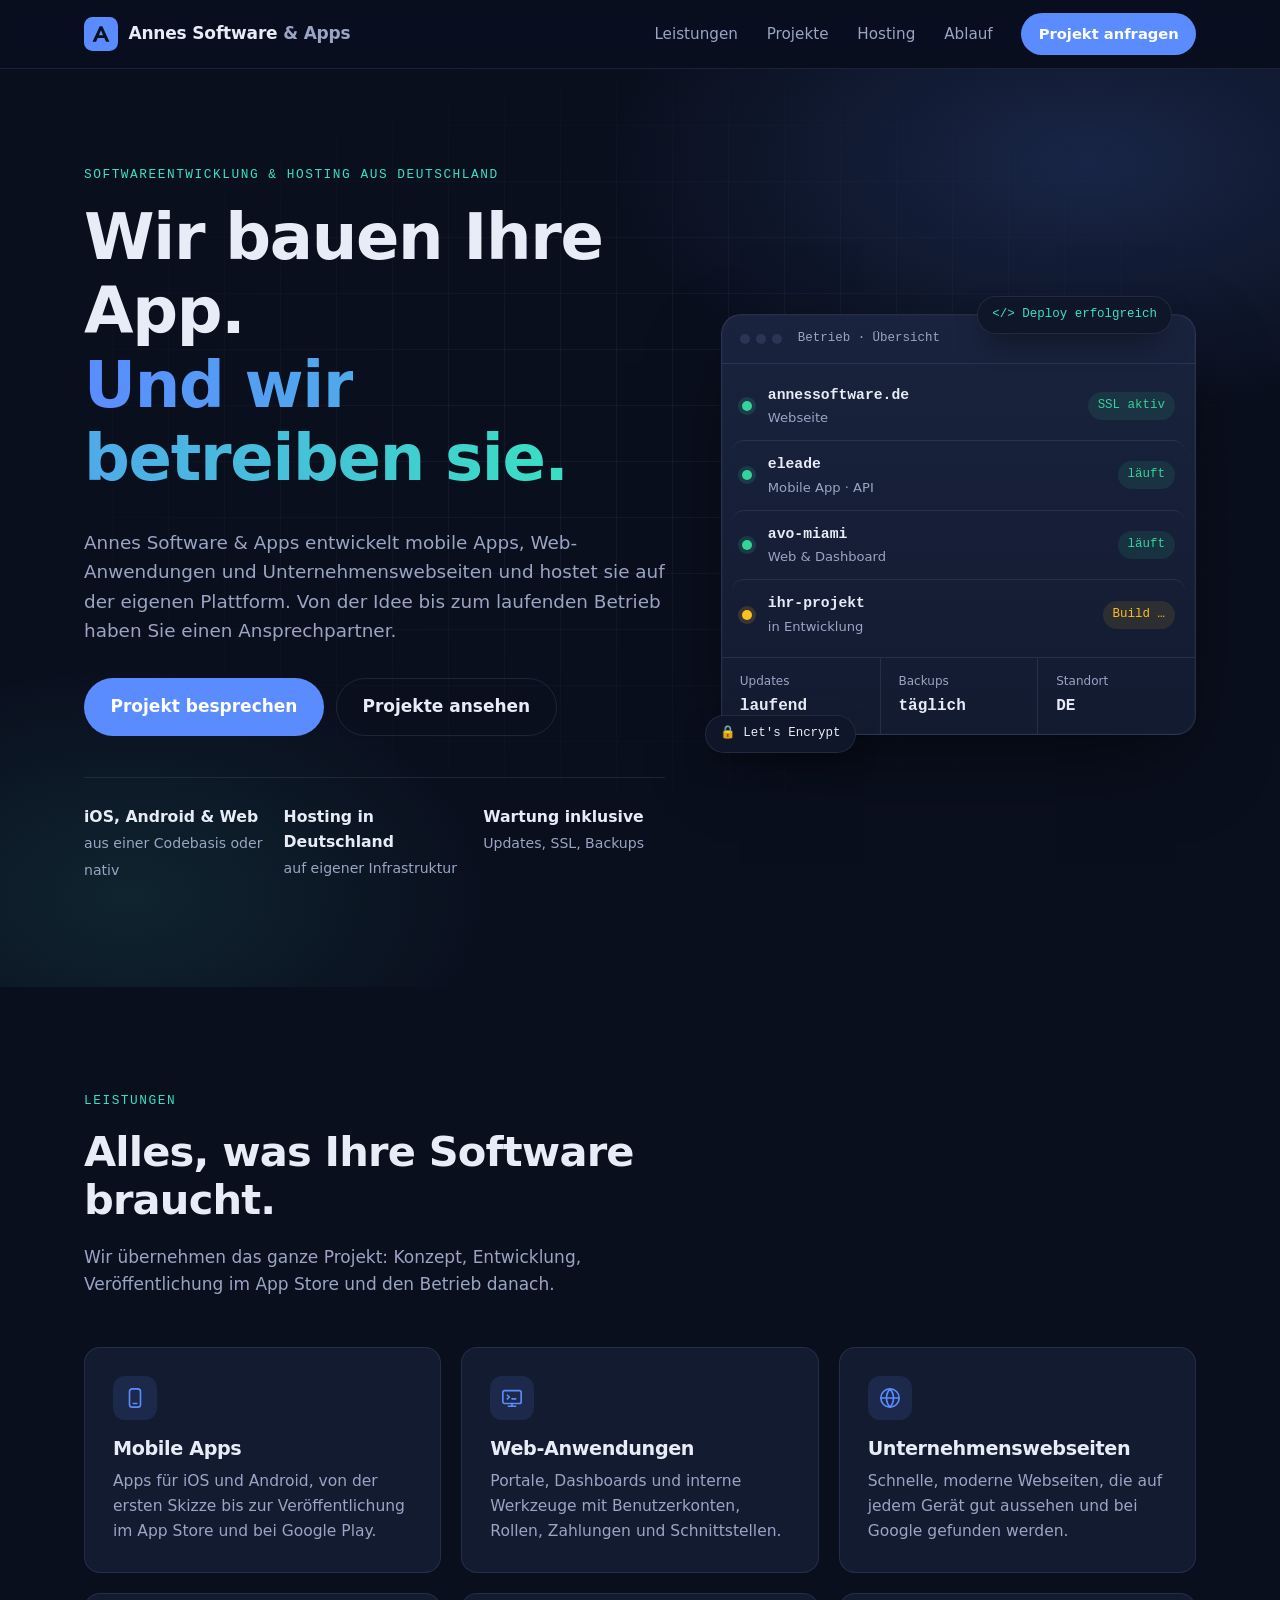
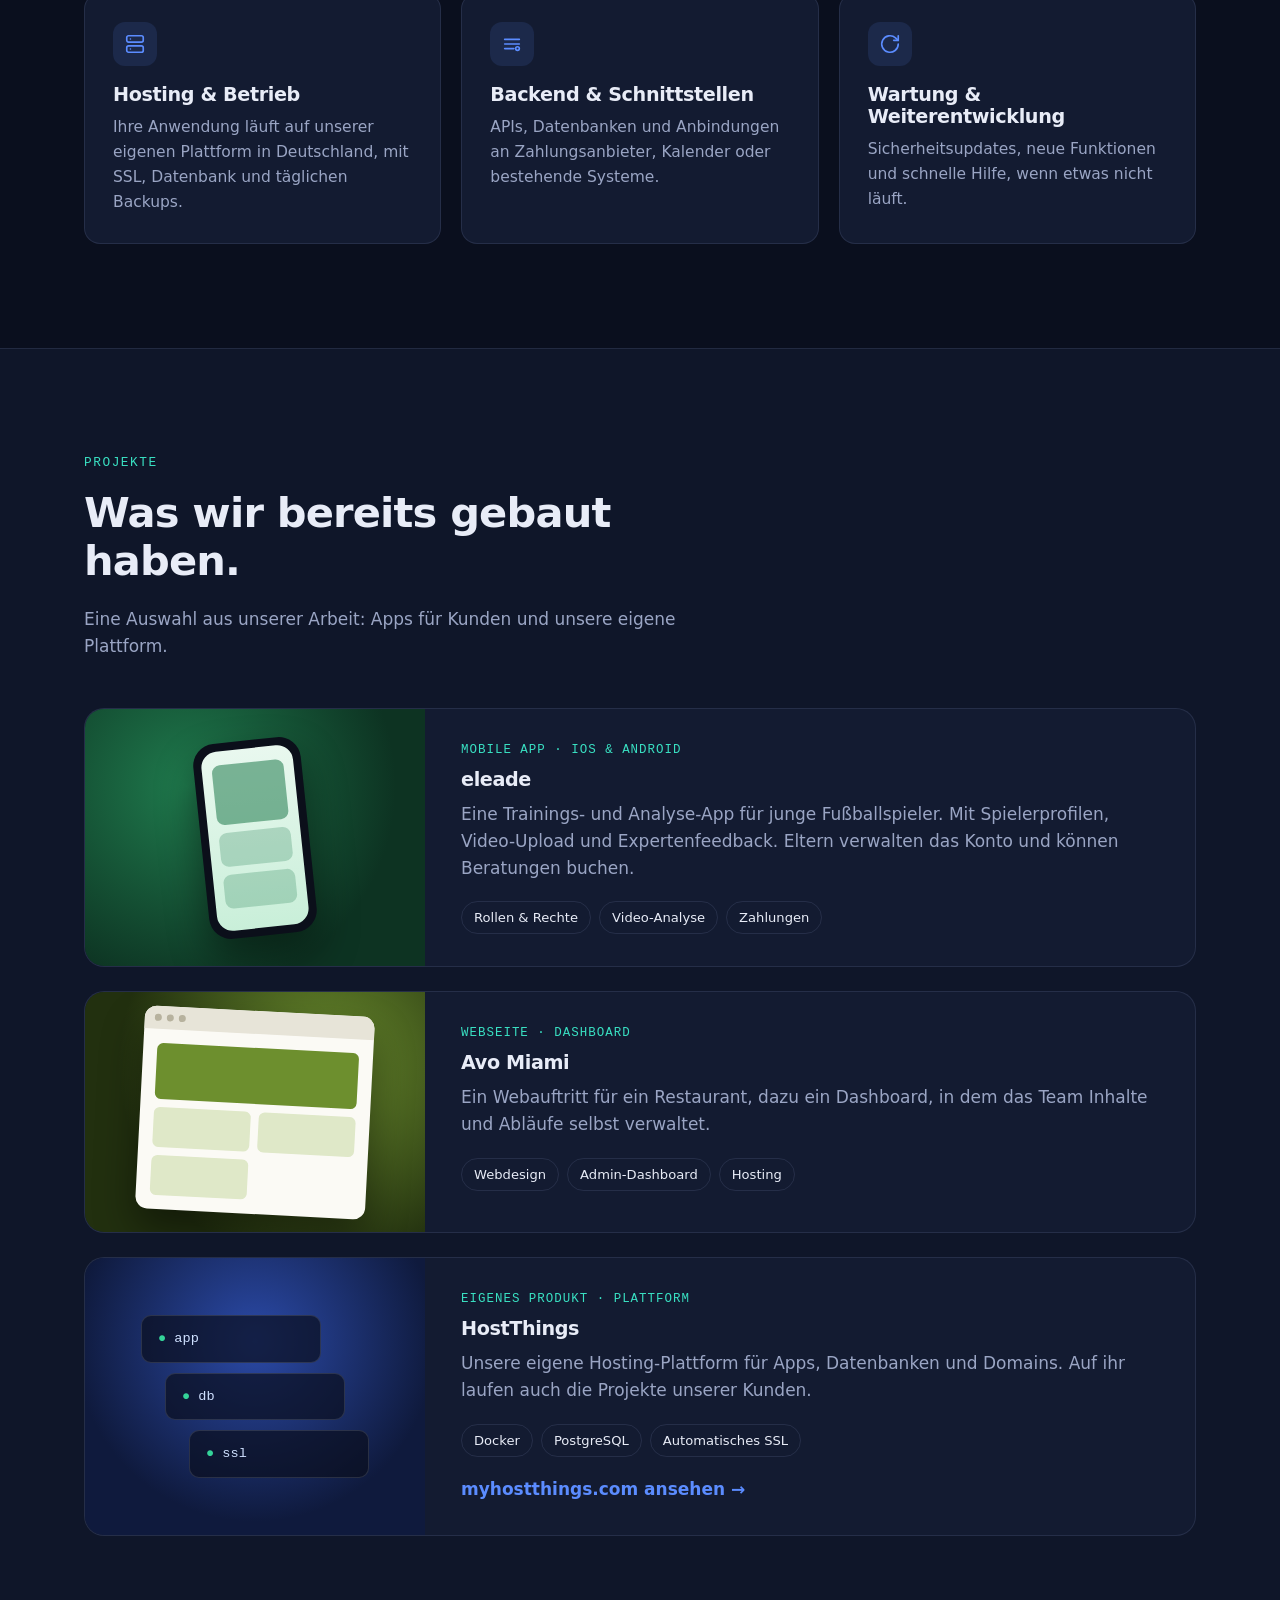
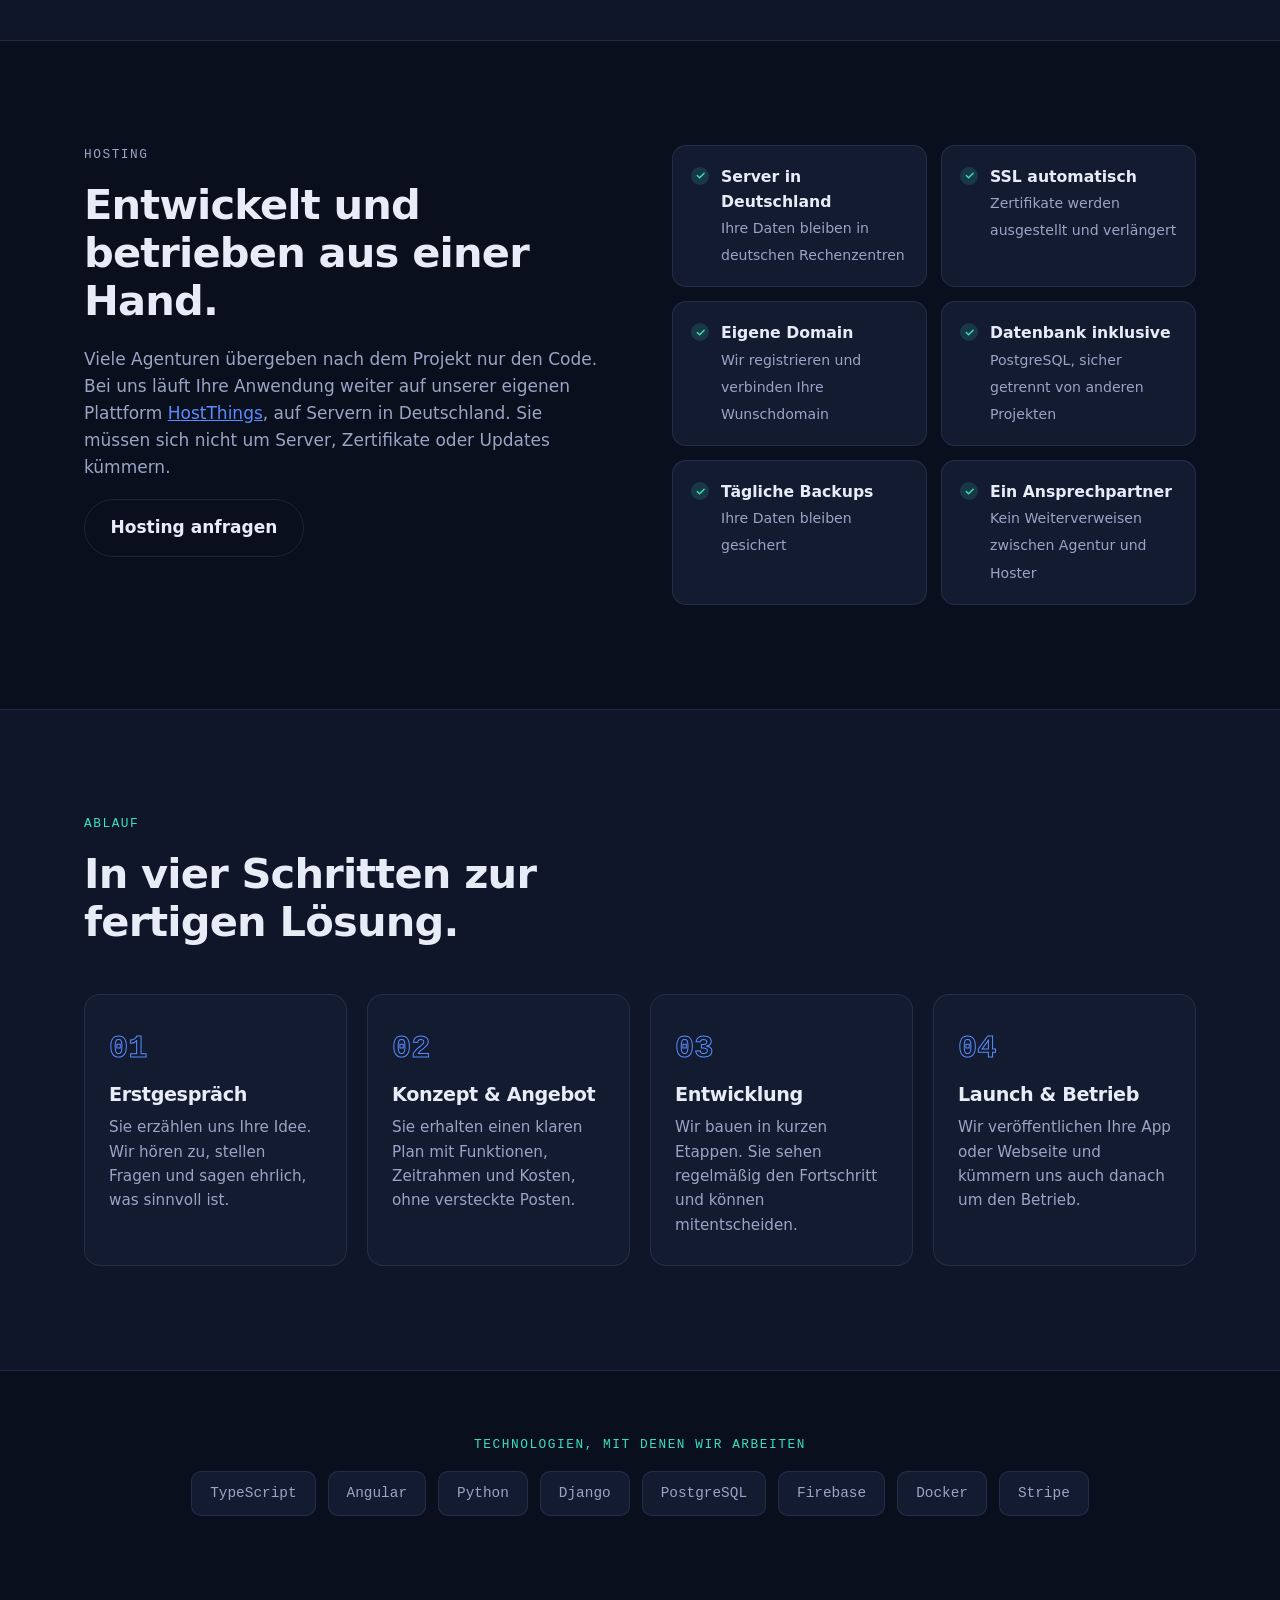
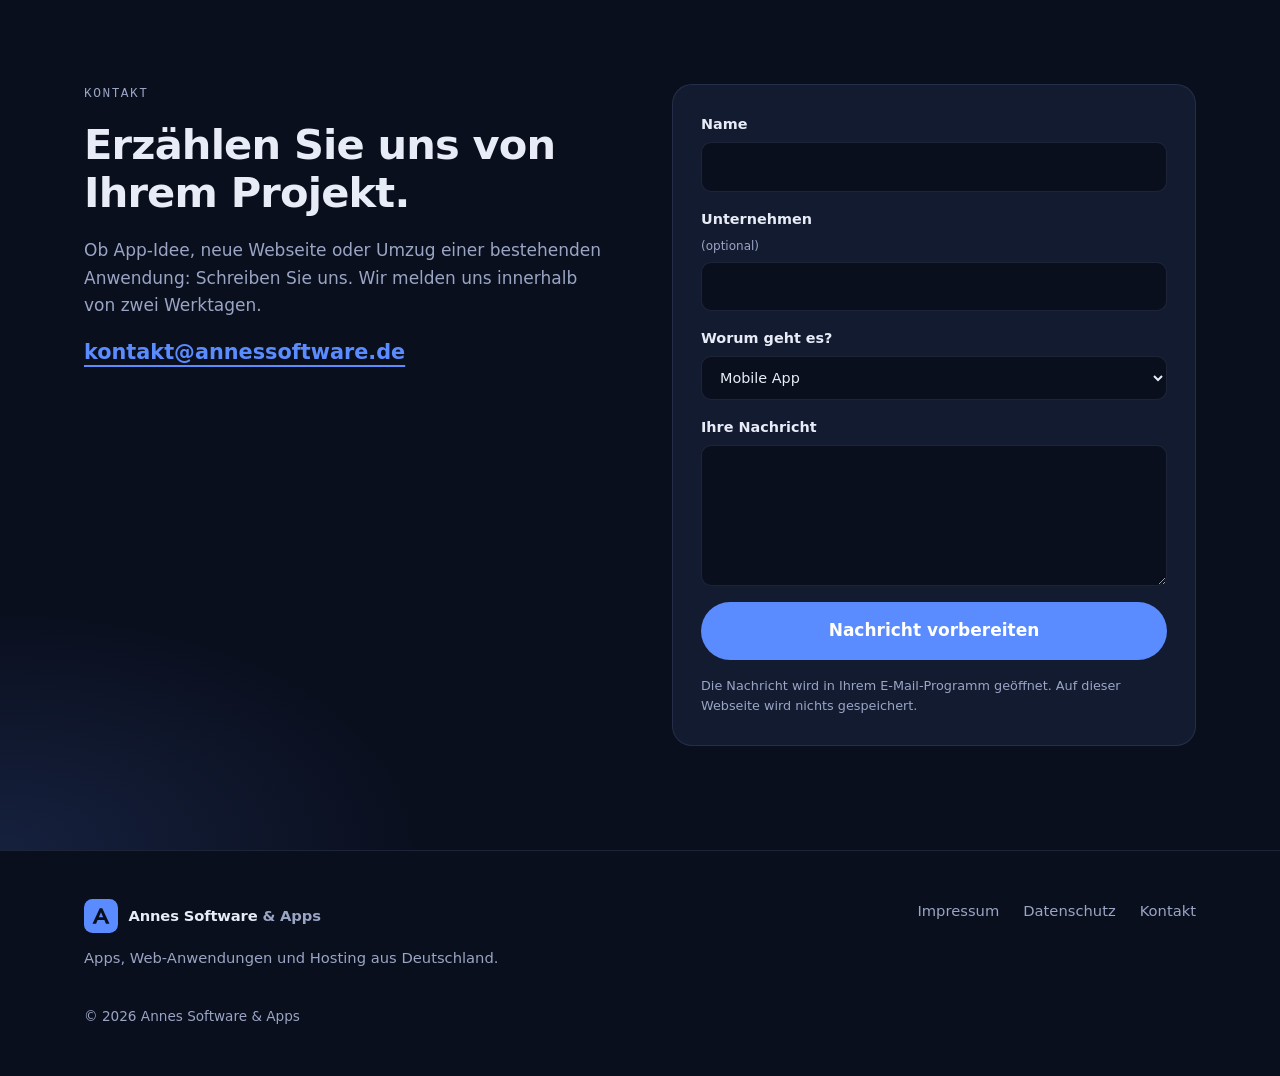
<file: site/index.html>
<!doctype html>
<html lang="de">
<head>
  <meta charset="utf-8">
  <meta name="viewport" content="width=device-width, initial-scale=1">
  <title>Annes Software & Apps – Apps, Web-Anwendungen und Hosting</title>
  <meta name="description" content="Annes Software & Apps entwickelt mobile Apps, Web-Anwendungen und Webseiten für Unternehmen und betreibt sie auf eigener Hosting-Plattform in Deutschland.">
  <meta name="theme-color" content="#0a0f1e">
  <link rel="canonical" href="https://annessoftware.de/">
  <meta property="og:type" content="website">
  <meta property="og:title" content="Annes Software & Apps">
  <meta property="og:description" content="Apps, Web-Anwendungen und Hosting aus einer Hand.">
  <meta property="og:url" content="https://annessoftware.de/">
  <link rel="icon" href="favicon.svg" type="image/svg+xml">
  <link rel="stylesheet" href="styles.css?v=2">
</head>
<body>
  <a class="skip" href="#inhalt">Zum Inhalt springen</a>

  <header class="header" id="top">
    <div class="wrap header__inner">
      <a class="brand" href="#top" aria-label="Annes Software & Apps – Startseite">
        <svg class="brand__mark" viewBox="0 0 40 40" aria-hidden="true"><rect width="40" height="40" rx="10" fill="currentColor"/><path d="M10 29 18.5 11h3L30 29h-4.2l-1.8-4.2h-8L14.2 29H10Zm7.5-7.6h5L20 15.6l-2.5 5.8Z" fill="#0a0f1e"/></svg>
        <span class="brand__text">Annes Software <span>&amp; Apps</span></span>
      </a>
      <button class="nav-toggle" aria-expanded="false" aria-controls="nav" aria-label="Menü öffnen">
        <span></span><span></span>
      </button>
      <nav class="nav" id="nav" aria-label="Hauptnavigation">
        <a href="#leistungen">Leistungen</a>
        <a href="#projekte">Projekte</a>
        <a href="#hosting">Hosting</a>
        <a href="#ablauf">Ablauf</a>
        <a class="btn btn--small" href="#kontakt">Projekt anfragen</a>
      </nav>
    </div>
  </header>

  <main id="inhalt">
    <!-- Hero -->
    <section class="hero">
      <div class="wrap hero__grid">
        <div class="hero__copy">
          <p class="eyebrow">Softwareentwicklung &amp; Hosting aus Deutschland</p>
          <h1>Wir bauen Ihre App.<br><span class="accent">Und wir betreiben sie.</span></h1>
          <p class="lead">Annes Software &amp; Apps entwickelt mobile Apps, Web-Anwendungen und Unternehmenswebseiten und hostet sie auf der eigenen Plattform. Von der Idee bis zum laufenden Betrieb haben Sie einen Ansprechpartner.</p>
          <div class="hero__cta">
            <a class="btn" href="#kontakt">Projekt besprechen</a>
            <a class="btn btn--ghost" href="#projekte">Projekte ansehen</a>
          </div>
          <ul class="hero__facts">
            <li><strong>iOS, Android &amp; Web</strong><span>aus einer Codebasis oder nativ</span></li>
            <li><strong>Hosting in Deutschland</strong><span>auf eigener Infrastruktur</span></li>
            <li><strong>Wartung inklusive</strong><span>Updates, SSL, Backups</span></li>
          </ul>
        </div>

        <div class="hero__visual" aria-hidden="true">
          <div class="panel">
            <div class="panel__bar"><i></i><i></i><i></i><span>Betrieb · Übersicht</span></div>
            <ul class="status">
              <li><span class="dot dot--ok"></span><b>annessoftware.de</b><em>Webseite</em><small>SSL aktiv</small></li>
              <li><span class="dot dot--ok"></span><b>eleade</b><em>Mobile App · API</em><small>läuft</small></li>
              <li><span class="dot dot--ok"></span><b>avo-miami</b><em>Web &amp; Dashboard</em><small>läuft</small></li>
              <li><span class="dot dot--busy"></span><b>ihr-projekt</b><em>in Entwicklung</em><small>Build&nbsp;…</small></li>
            </ul>
            <div class="panel__foot">
              <div><span>Updates</span><b>laufend</b></div>
              <div><span>Backups</span><b>täglich</b></div>
              <div><span>Standort</span><b>DE</b></div>
            </div>
          </div>
          <div class="chip chip--a">&lt;/&gt; Deploy erfolgreich</div>
          <div class="chip chip--b">🔒 Let's Encrypt</div>
        </div>
      </div>
    </section>

    <!-- Leistungen -->
    <section class="section" id="leistungen">
      <div class="wrap">
        <div class="section__head">
          <p class="eyebrow">Leistungen</p>
          <h2>Alles, was Ihre Software braucht.</h2>
          <p>Wir übernehmen das ganze Projekt: Konzept, Entwicklung, Veröffentlichung im App Store und den Betrieb danach.</p>
        </div>
        <div class="cards">
          <article class="card">
            <div class="card__icon"><svg viewBox="0 0 24 24"><rect x="6" y="2" width="12" height="20" rx="3"/><path d="M10 18h4"/></svg></div>
            <h3>Mobile Apps</h3>
            <p>Apps für iOS und Android, von der ersten Skizze bis zur Veröffentlichung im App Store und bei Google Play.</p>
          </article>
          <article class="card">
            <div class="card__icon"><svg viewBox="0 0 24 24"><rect x="2" y="4" width="20" height="14" rx="2"/><path d="M8 21h8M12 18v3M7 9l2 2-2 2M12 13h4"/></svg></div>
            <h3>Web-Anwendungen</h3>
            <p>Portale, Dashboards und interne Werkzeuge mit Benutzerkonten, Rollen, Zahlungen und Schnittstellen.</p>
          </article>
          <article class="card">
            <div class="card__icon"><svg viewBox="0 0 24 24"><circle cx="12" cy="12" r="10"/><path d="M2 12h20M12 2a15 15 0 0 1 0 20M12 2a15 15 0 0 0 0 20"/></svg></div>
            <h3>Unternehmenswebseiten</h3>
            <p>Schnelle, moderne Webseiten, die auf jedem Gerät gut aussehen und bei Google gefunden werden.</p>
          </article>
          <article class="card">
            <div class="card__icon"><svg viewBox="0 0 24 24"><rect x="3" y="3" width="18" height="7" rx="2"/><rect x="3" y="14" width="18" height="7" rx="2"/><path d="M7 6.5h.01M7 17.5h.01"/></svg></div>
            <h3>Hosting &amp; Betrieb</h3>
            <p>Ihre Anwendung läuft auf unserer eigenen Plattform in Deutschland, mit SSL, Datenbank und täglichen Backups.</p>
          </article>
          <article class="card">
            <div class="card__icon"><svg viewBox="0 0 24 24"><path d="M4 7h16M4 12h16M4 17h10"/><circle cx="18" cy="17" r="2"/></svg></div>
            <h3>Backend &amp; Schnittstellen</h3>
            <p>APIs, Datenbanken und Anbindungen an Zahlungsanbieter, Kalender oder bestehende Systeme.</p>
          </article>
          <article class="card">
            <div class="card__icon"><svg viewBox="0 0 24 24"><path d="M21 12a9 9 0 1 1-3-6.7L21 8"/><path d="M21 3v5h-5"/></svg></div>
            <h3>Wartung &amp; Weiterentwicklung</h3>
            <p>Sicherheitsupdates, neue Funktionen und schnelle Hilfe, wenn etwas nicht läuft.</p>
          </article>
        </div>
      </div>
    </section>

    <!-- Projekte -->
    <section class="section section--alt" id="projekte">
      <div class="wrap">
        <div class="section__head">
          <p class="eyebrow">Projekte</p>
          <h2>Was wir bereits gebaut haben.</h2>
          <p>Eine Auswahl aus unserer Arbeit: Apps für Kunden und unsere eigene Plattform.</p>
        </div>
        <div class="projects">
          <article class="project">
            <div class="project__art project__art--eleade" aria-hidden="true">
              <div class="phone"><div class="phone__screen"><span></span><span></span><span></span></div></div>
            </div>
            <div class="project__body">
              <p class="tag">Mobile App · iOS &amp; Android</p>
              <h3>eleade</h3>
              <p>Eine Trainings- und Analyse-App für junge Fußballspieler. Mit Spielerprofilen, Video-Upload und Expertenfeedback. Eltern verwalten das Konto und können Beratungen buchen.</p>
              <ul class="pills"><li>Rollen &amp; Rechte</li><li>Video-Analyse</li><li>Zahlungen</li></ul>
            </div>
          </article>
          <article class="project">
            <div class="project__art project__art--avo" aria-hidden="true">
              <div class="browser"><div class="browser__bar"><i></i><i></i><i></i></div><div class="browser__body"><span></span><span></span><span></span><span></span></div></div>
            </div>
            <div class="project__body">
              <p class="tag">Webseite · Dashboard</p>
              <h3>Avo Miami</h3>
              <p>Ein Webauftritt für ein Restaurant, dazu ein Dashboard, in dem das Team Inhalte und Abläufe selbst verwaltet.</p>
              <ul class="pills"><li>Webdesign</li><li>Admin-Dashboard</li><li>Hosting</li></ul>
            </div>
          </article>
          <article class="project">
            <div class="project__art project__art--ht" aria-hidden="true">
              <div class="stack"><span>app</span><span>db</span><span>ssl</span></div>
            </div>
            <div class="project__body">
              <p class="tag">Eigenes Produkt · Plattform</p>
              <h3>HostThings</h3>
              <p>Unsere eigene Hosting-Plattform für Apps, Datenbanken und Domains. Auf ihr laufen auch die Projekte unserer Kunden.</p>
              <ul class="pills"><li>Docker</li><li>PostgreSQL</li><li>Automatisches SSL</li></ul>
              <a class="link" href="https://myhostthings.com" target="_blank" rel="noopener">myhostthings.com ansehen →</a>
            </div>
          </article>
        </div>
      </div>
    </section>

    <!-- Hosting -->
    <section class="section" id="hosting">
      <div class="wrap split">
        <div>
          <p class="eyebrow">Hosting</p>
          <h2>Entwickelt und betrieben aus einer Hand.</h2>
          <p>Viele Agenturen übergeben nach dem Projekt nur den Code. Bei uns läuft Ihre Anwendung weiter auf unserer eigenen Plattform <a href="https://myhostthings.com" target="_blank" rel="noopener">HostThings</a>, auf Servern in Deutschland. Sie müssen sich nicht um Server, Zertifikate oder Updates kümmern.</p>
          <a class="btn btn--ghost" href="#kontakt">Hosting anfragen</a>
        </div>
        <ul class="checks">
          <li><b>Server in Deutschland</b><span>Ihre Daten bleiben in deutschen Rechenzentren</span></li>
          <li><b>SSL automatisch</b><span>Zertifikate werden ausgestellt und verlängert</span></li>
          <li><b>Eigene Domain</b><span>Wir registrieren und verbinden Ihre Wunschdomain</span></li>
          <li><b>Datenbank inklusive</b><span>PostgreSQL, sicher getrennt von anderen Projekten</span></li>
          <li><b>Tägliche Backups</b><span>Ihre Daten bleiben gesichert</span></li>
          <li><b>Ein Ansprechpartner</b><span>Kein Weiterverweisen zwischen Agentur und Hoster</span></li>
        </ul>
      </div>
    </section>

    <!-- Ablauf -->
    <section class="section section--alt" id="ablauf">
      <div class="wrap">
        <div class="section__head">
          <p class="eyebrow">Ablauf</p>
          <h2>In vier Schritten zur fertigen Lösung.</h2>
        </div>
        <ol class="steps">
          <li><span class="steps__n">01</span><h3>Erstgespräch</h3><p>Sie erzählen uns Ihre Idee. Wir hören zu, stellen Fragen und sagen ehrlich, was sinnvoll ist.</p></li>
          <li><span class="steps__n">02</span><h3>Konzept &amp; Angebot</h3><p>Sie erhalten einen klaren Plan mit Funktionen, Zeitrahmen und Kosten, ohne versteckte Posten.</p></li>
          <li><span class="steps__n">03</span><h3>Entwicklung</h3><p>Wir bauen in kurzen Etappen. Sie sehen regelmäßig den Fortschritt und können mitentscheiden.</p></li>
          <li><span class="steps__n">04</span><h3>Launch &amp; Betrieb</h3><p>Wir veröffentlichen Ihre App oder Webseite und kümmern uns auch danach um den Betrieb.</p></li>
        </ol>
      </div>
    </section>

    <!-- Technologien -->
    <section class="section section--tight">
      <div class="wrap">
        <p class="eyebrow center">Technologien, mit denen wir arbeiten</p>
        <ul class="tech">
          <li>TypeScript</li><li>Angular</li><li>Python</li><li>Django</li><li>PostgreSQL</li><li>Firebase</li><li>Docker</li><li>Stripe</li>
        </ul>
      </div>
    </section>

    <!-- Kontakt -->
    <section class="section contact" id="kontakt">
      <div class="wrap split">
        <div>
          <p class="eyebrow">Kontakt</p>
          <h2>Erzählen Sie uns von Ihrem Projekt.</h2>
          <p>Ob App-Idee, neue Webseite oder Umzug einer bestehenden Anwendung: Schreiben Sie uns. Wir melden uns innerhalb von zwei Werktagen.</p>
          <p class="contact__mail">
            <a href="mailto:kontakt@annessoftware.de">kontakt@annessoftware.de</a>
          </p>
        </div>
        <form class="form" id="contact-form" novalidate>
          <label>Name<input name="name" autocomplete="name" required></label>
          <label>Unternehmen <small>(optional)</small><input name="firma" autocomplete="organization"></label>
          <label>Worum geht es?
            <select name="thema">
              <option>Mobile App</option>
              <option>Web-Anwendung</option>
              <option>Webseite</option>
              <option>Hosting / Umzug</option>
              <option>Etwas anderes</option>
            </select>
          </label>
          <label>Ihre Nachricht<textarea name="nachricht" rows="5" required></textarea></label>
          <button class="btn" type="submit">Nachricht vorbereiten</button>
          <p class="form__note">Die Nachricht wird in Ihrem E-Mail-Programm geöffnet. Auf dieser Webseite wird nichts gespeichert.</p>
        </form>
      </div>
    </section>
  </main>

  <footer class="footer">
    <div class="wrap footer__inner">
      <div>
        <a class="brand brand--footer" href="#top">
          <svg class="brand__mark" viewBox="0 0 40 40" aria-hidden="true"><rect width="40" height="40" rx="10" fill="currentColor"/><path d="M10 29 18.5 11h3L30 29h-4.2l-1.8-4.2h-8L14.2 29H10Zm7.5-7.6h5L20 15.6l-2.5 5.8Z" fill="#0a0f1e"/></svg>
          <span class="brand__text">Annes Software <span>&amp; Apps</span></span>
        </a>
        <p>Apps, Web-Anwendungen und Hosting aus Deutschland.</p>
      </div>
      <nav aria-label="Rechtliches">
        <a href="impressum.html">Impressum</a>
        <a href="datenschutz.html">Datenschutz</a>
        <a href="mailto:kontakt@annessoftware.de">Kontakt</a>
      </nav>
      <p class="footer__copy">© <span id="year">2026</span> Annes Software &amp; Apps</p>
    </div>
  </footer>

  <script src="script.js?v=1"></script>
</body>
</html>
</file>
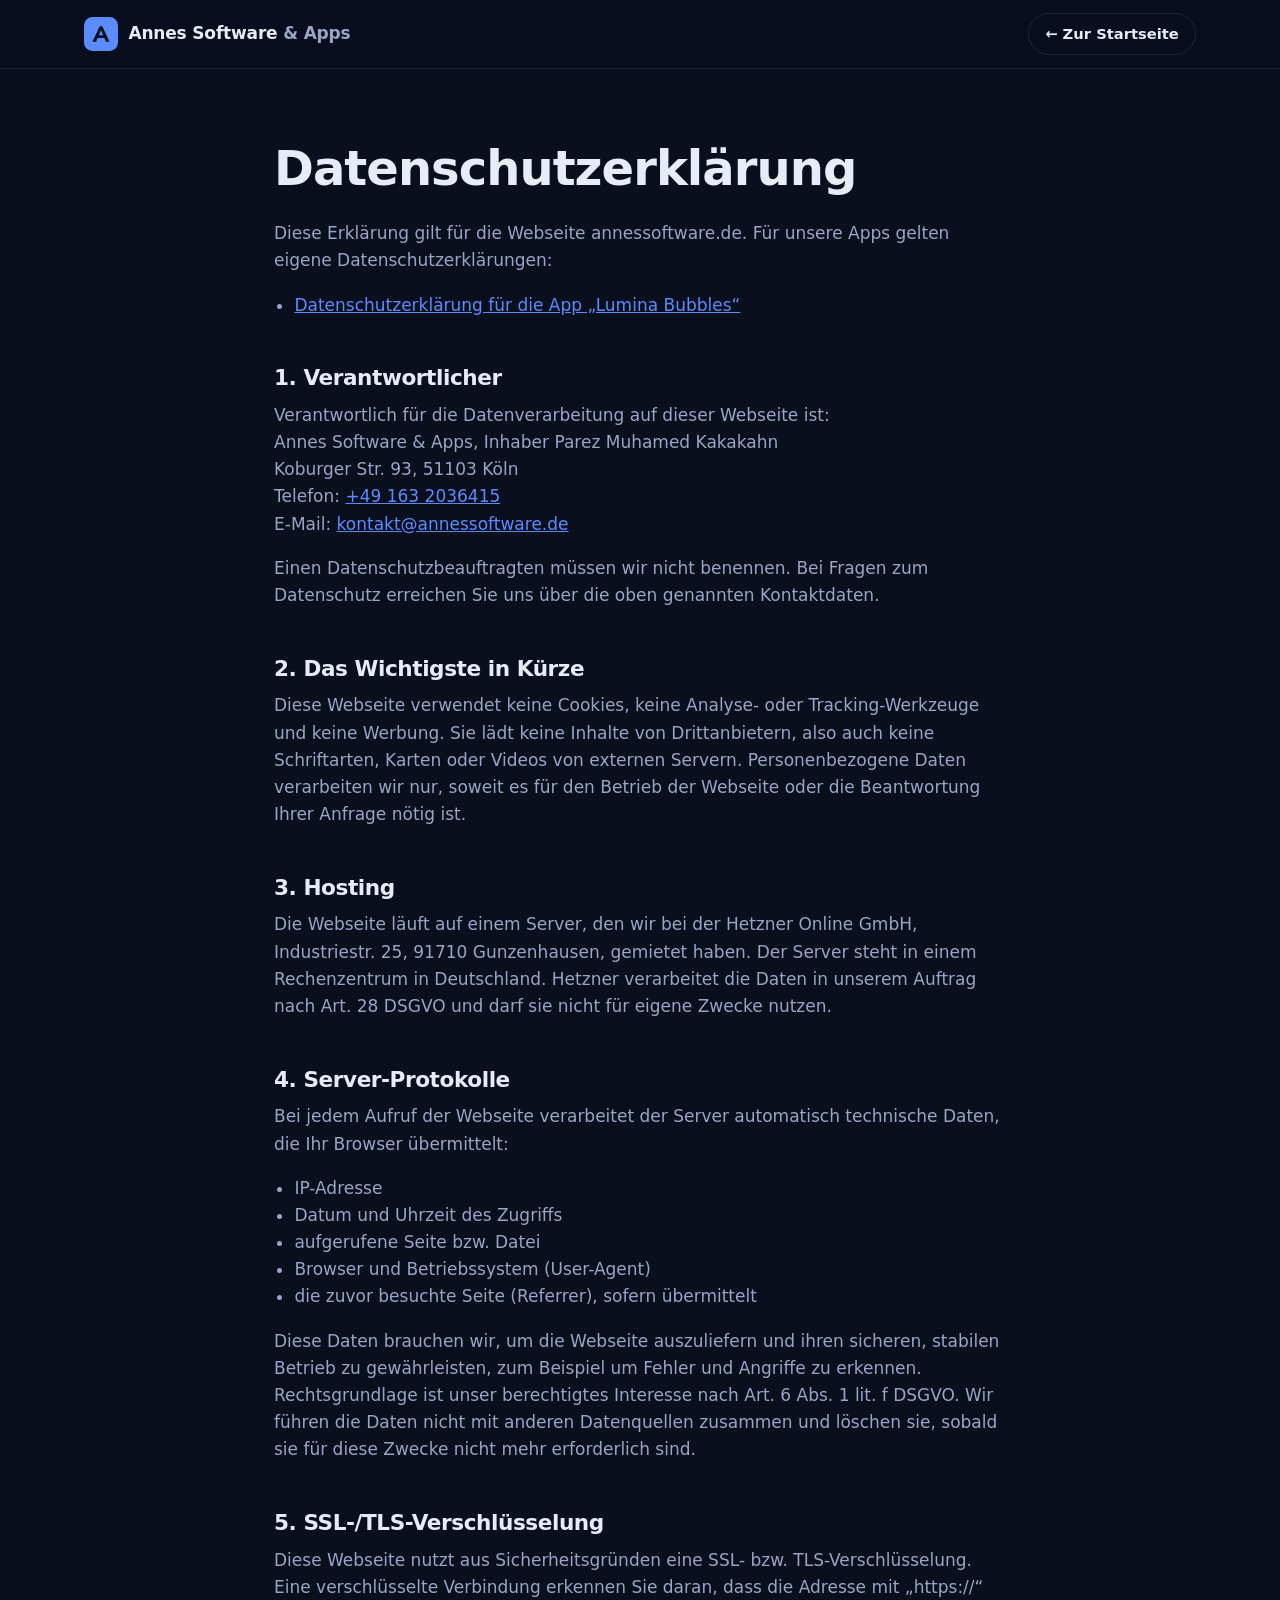
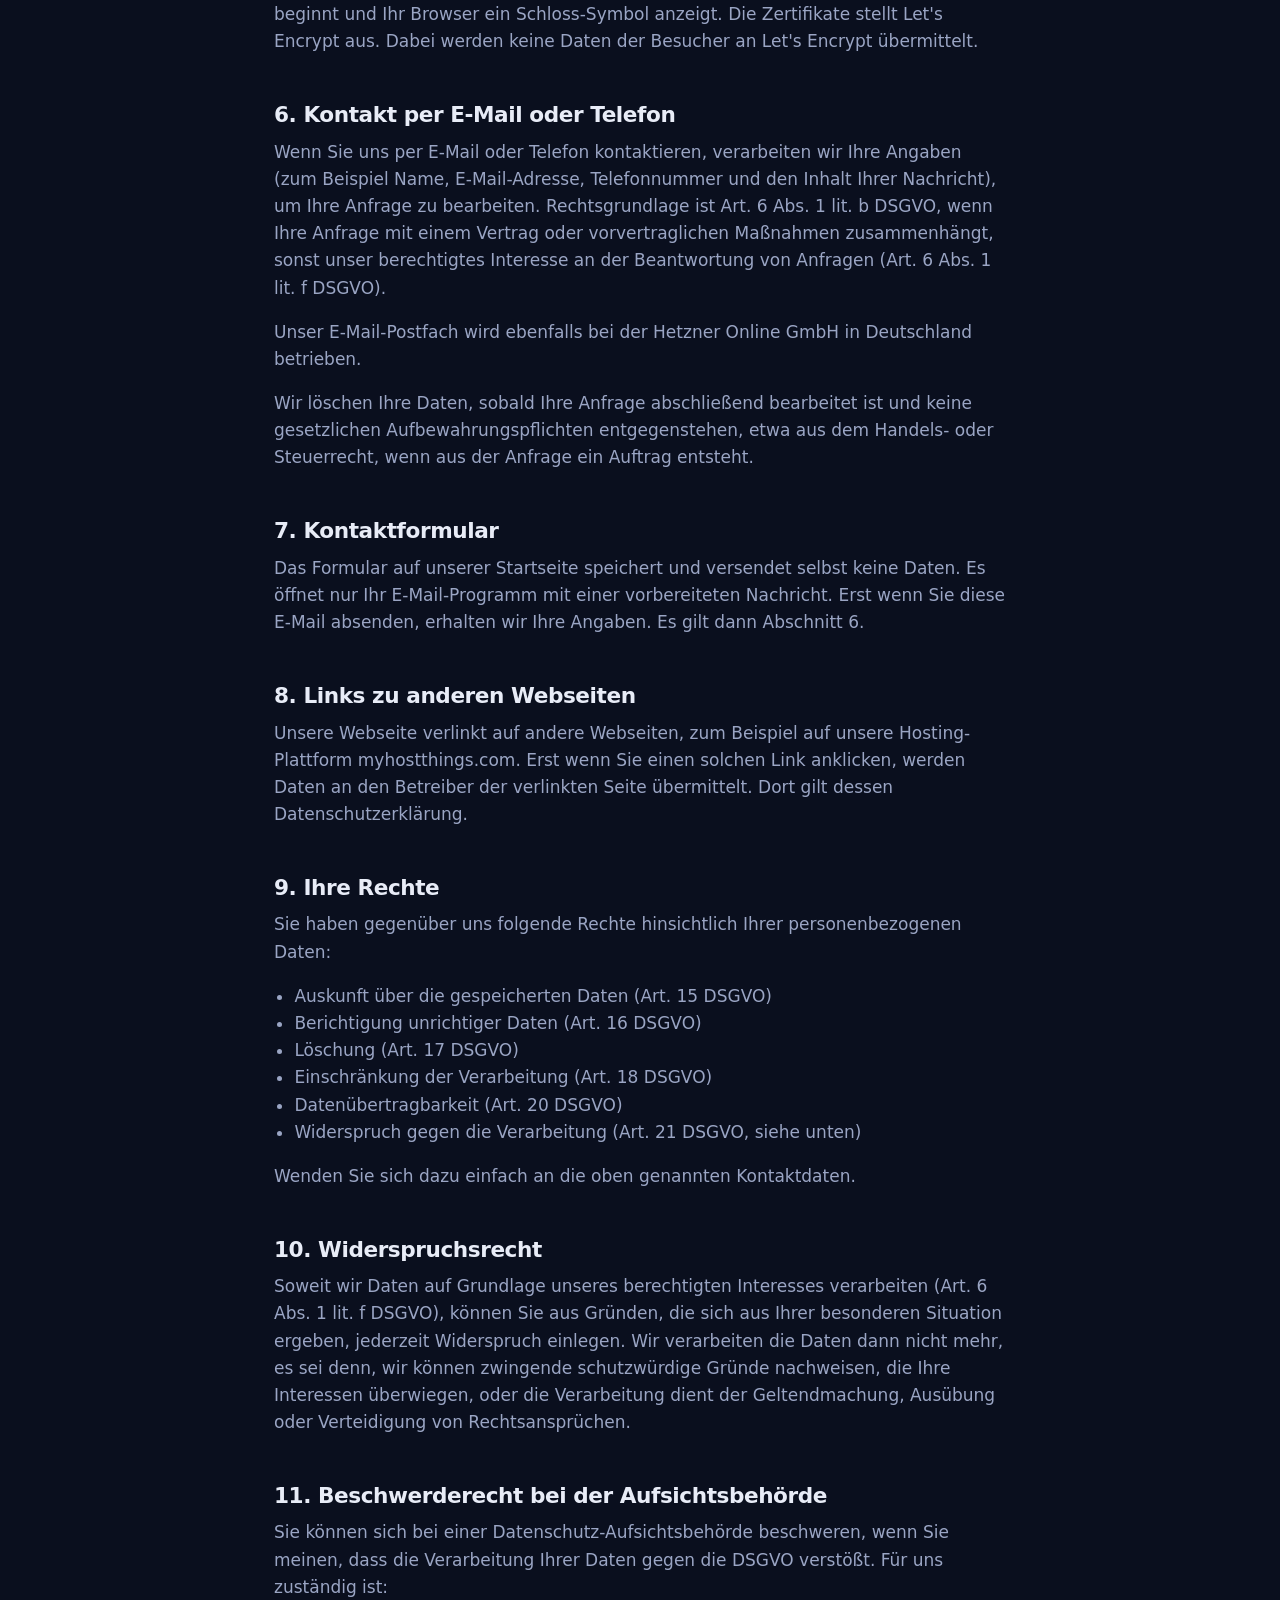
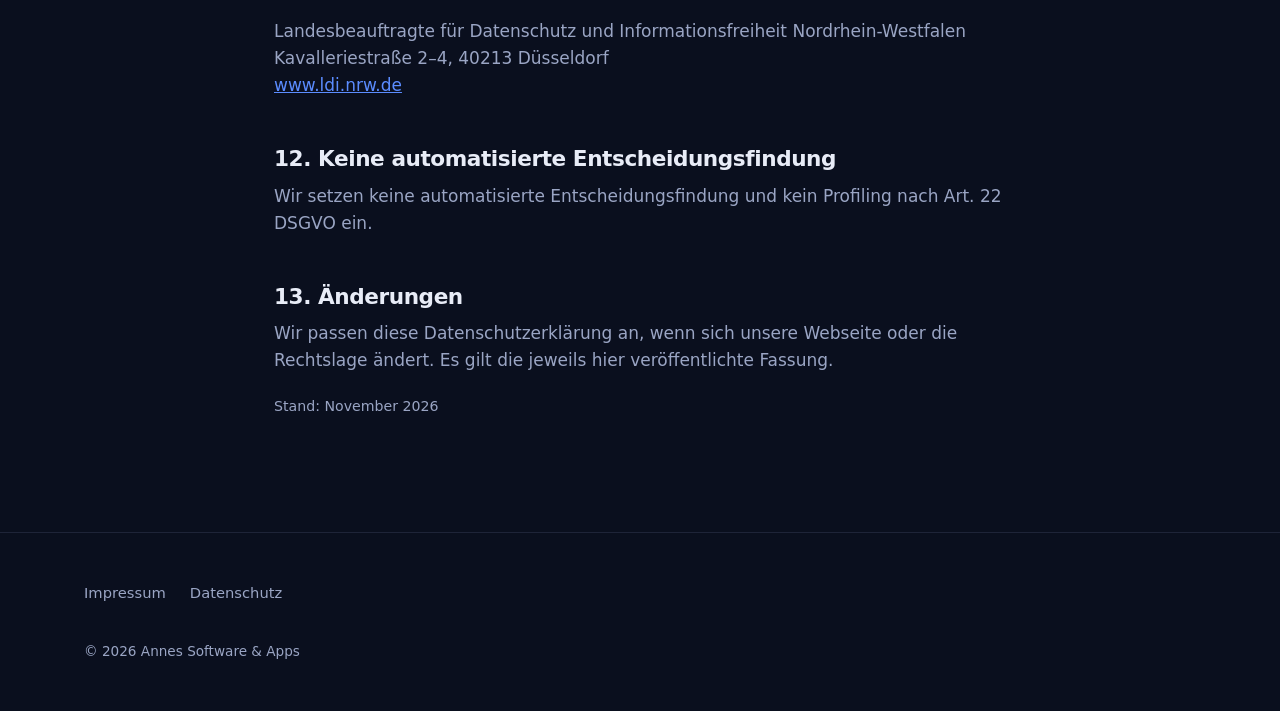
<file: site/datenschutz.html>
<!doctype html>
<html lang="de">
<head>
  <meta charset="utf-8">
  <meta name="viewport" content="width=device-width, initial-scale=1">
  <title>Datenschutz – Annes Software & Apps</title>
  <meta name="robots" content="noindex">
  <link rel="icon" href="favicon.svg" type="image/svg+xml">
  <link rel="stylesheet" href="styles.css?v=2">
</head>
<body>
  <header class="header">
    <div class="wrap header__inner">
      <a class="brand" href="index.html">
        <svg class="brand__mark" viewBox="0 0 40 40" aria-hidden="true"><rect width="40" height="40" rx="10" fill="currentColor"/><path d="M10 29 18.5 11h3L30 29h-4.2l-1.8-4.2h-8L14.2 29H10Zm7.5-7.6h5L20 15.6l-2.5 5.8Z" fill="#0a0f1e"/></svg>
        <span class="brand__text">Annes Software <span>&amp; Apps</span></span>
      </a>
      <a class="btn btn--small btn--ghost" href="index.html">← Zur Startseite</a>
    </div>
  </header>

  <main class="legal">
    <div class="wrap">
      <h1>Datenschutzerklärung</h1>

      <p>Diese Erklärung gilt für die Webseite annessoftware.de. Für unsere Apps gelten eigene Datenschutzerklärungen:</p>
      <ul>
        <li><a href="apps/lumina-bubbles/datenschutz.html">Datenschutzerklärung für die App „Lumina Bubbles“</a></li>
      </ul>

      <h2>1. Verantwortlicher</h2>
      <p>
        Verantwortlich für die Datenverarbeitung auf dieser Webseite ist:<br>
        Annes Software &amp; Apps, Inhaber Parez Muhamed Kakakahn<br>
        Koburger Str. 93, 51103 Köln<br>
        Telefon: <a href="tel:+491632036415">+49 163 2036415</a><br>
        E-Mail: <a href="mailto:kontakt@annessoftware.de">kontakt@annessoftware.de</a>
      </p>
      <p>Einen Datenschutzbeauftragten müssen wir nicht benennen. Bei Fragen zum Datenschutz erreichen Sie uns über die oben genannten Kontaktdaten.</p>

      <h2>2. Das Wichtigste in Kürze</h2>
      <p>Diese Webseite verwendet keine Cookies, keine Analyse- oder Tracking-Werkzeuge und keine Werbung. Sie lädt keine Inhalte von Drittanbietern, also auch keine Schriftarten, Karten oder Videos von externen Servern. Personenbezogene Daten verarbeiten wir nur, soweit es für den Betrieb der Webseite oder die Beantwortung Ihrer Anfrage nötig ist.</p>

      <h2>3. Hosting</h2>
      <p>Die Webseite läuft auf einem Server, den wir bei der Hetzner Online GmbH, Industriestr. 25, 91710 Gunzenhausen, gemietet haben. Der Server steht in einem Rechenzentrum in Deutschland. Hetzner verarbeitet die Daten in unserem Auftrag nach Art. 28 DSGVO und darf sie nicht für eigene Zwecke nutzen.</p>

      <h2>4. Server-Protokolle</h2>
      <p>Bei jedem Aufruf der Webseite verarbeitet der Server automatisch technische Daten, die Ihr Browser übermittelt:</p>
      <ul>
        <li>IP-Adresse</li>
        <li>Datum und Uhrzeit des Zugriffs</li>
        <li>aufgerufene Seite bzw. Datei</li>
        <li>Browser und Betriebssystem (User-Agent)</li>
        <li>die zuvor besuchte Seite (Referrer), sofern übermittelt</li>
      </ul>
      <p>Diese Daten brauchen wir, um die Webseite auszuliefern und ihren sicheren, stabilen Betrieb zu gewährleisten, zum Beispiel um Fehler und Angriffe zu erkennen. Rechtsgrundlage ist unser berechtigtes Interesse nach Art. 6 Abs. 1 lit. f DSGVO. Wir führen die Daten nicht mit anderen Datenquellen zusammen und löschen sie, sobald sie für diese Zwecke nicht mehr erforderlich sind.</p>

      <h2>5. SSL-/TLS-Verschlüsselung</h2>
      <p>Diese Webseite nutzt aus Sicherheitsgründen eine SSL- bzw. TLS-Verschlüsselung. Eine verschlüsselte Verbindung erkennen Sie daran, dass die Adresse mit „https://“ beginnt und Ihr Browser ein Schloss-Symbol anzeigt. Die Zertifikate stellt Let's Encrypt aus. Dabei werden keine Daten der Besucher an Let's Encrypt übermittelt.</p>

      <h2>6. Kontakt per E-Mail oder Telefon</h2>
      <p>Wenn Sie uns per E-Mail oder Telefon kontaktieren, verarbeiten wir Ihre Angaben (zum Beispiel Name, E-Mail-Adresse, Telefonnummer und den Inhalt Ihrer Nachricht), um Ihre Anfrage zu bearbeiten. Rechtsgrundlage ist Art. 6 Abs. 1 lit. b DSGVO, wenn Ihre Anfrage mit einem Vertrag oder vorvertraglichen Maßnahmen zusammenhängt, sonst unser berechtigtes Interesse an der Beantwortung von Anfragen (Art. 6 Abs. 1 lit. f DSGVO).</p>
      <p>Unser E-Mail-Postfach wird ebenfalls bei der Hetzner Online GmbH in Deutschland betrieben.</p>
      <p>Wir löschen Ihre Daten, sobald Ihre Anfrage abschließend bearbeitet ist und keine gesetzlichen Aufbewahrungspflichten entgegenstehen, etwa aus dem Handels- oder Steuerrecht, wenn aus der Anfrage ein Auftrag entsteht.</p>

      <h2>7. Kontaktformular</h2>
      <p>Das Formular auf unserer Startseite speichert und versendet selbst keine Daten. Es öffnet nur Ihr E-Mail-Programm mit einer vorbereiteten Nachricht. Erst wenn Sie diese E-Mail absenden, erhalten wir Ihre Angaben. Es gilt dann Abschnitt 6.</p>

      <h2>8. Links zu anderen Webseiten</h2>
      <p>Unsere Webseite verlinkt auf andere Webseiten, zum Beispiel auf unsere Hosting-Plattform myhostthings.com. Erst wenn Sie einen solchen Link anklicken, werden Daten an den Betreiber der verlinkten Seite übermittelt. Dort gilt dessen Datenschutzerklärung.</p>

      <h2>9. Ihre Rechte</h2>
      <p>Sie haben gegenüber uns folgende Rechte hinsichtlich Ihrer personenbezogenen Daten:</p>
      <ul>
        <li>Auskunft über die gespeicherten Daten (Art. 15 DSGVO)</li>
        <li>Berichtigung unrichtiger Daten (Art. 16 DSGVO)</li>
        <li>Löschung (Art. 17 DSGVO)</li>
        <li>Einschränkung der Verarbeitung (Art. 18 DSGVO)</li>
        <li>Datenübertragbarkeit (Art. 20 DSGVO)</li>
        <li>Widerspruch gegen die Verarbeitung (Art. 21 DSGVO, siehe unten)</li>
      </ul>
      <p>Wenden Sie sich dazu einfach an die oben genannten Kontaktdaten.</p>

      <h2>10. Widerspruchsrecht</h2>
      <p>Soweit wir Daten auf Grundlage unseres berechtigten Interesses verarbeiten (Art. 6 Abs. 1 lit. f DSGVO), können Sie aus Gründen, die sich aus Ihrer besonderen Situation ergeben, jederzeit Widerspruch einlegen. Wir verarbeiten die Daten dann nicht mehr, es sei denn, wir können zwingende schutzwürdige Gründe nachweisen, die Ihre Interessen überwiegen, oder die Verarbeitung dient der Geltendmachung, Ausübung oder Verteidigung von Rechtsansprüchen.</p>

      <h2>11. Beschwerderecht bei der Aufsichtsbehörde</h2>
      <p>Sie können sich bei einer Datenschutz-Aufsichtsbehörde beschweren, wenn Sie meinen, dass die Verarbeitung Ihrer Daten gegen die DSGVO verstößt. Für uns zuständig ist:</p>
      <p>
        Landesbeauftragte für Datenschutz und Informationsfreiheit Nordrhein-Westfalen<br>
        Kavalleriestraße 2–4, 40213 Düsseldorf<br>
        <a href="https://www.ldi.nrw.de" rel="noopener">www.ldi.nrw.de</a>
      </p>

      <h2>12. Keine automatisierte Entscheidungsfindung</h2>
      <p>Wir setzen keine automatisierte Entscheidungsfindung und kein Profiling nach Art. 22 DSGVO ein.</p>

      <h2>13. Änderungen</h2>
      <p>Wir passen diese Datenschutzerklärung an, wenn sich unsere Webseite oder die Rechtslage ändert. Es gilt die jeweils hier veröffentlichte Fassung.</p>

      <p><small>Stand: November 2026</small></p>
    </div>
  </main>

  <footer class="footer">
    <div class="wrap footer__inner">
      <nav aria-label="Rechtliches"><a href="impressum.html">Impressum</a><a href="datenschutz.html">Datenschutz</a></nav>
      <p class="footer__copy">© 2026 Annes Software &amp; Apps</p>
    </div>
  </footer>
</body>
</html>
</file>
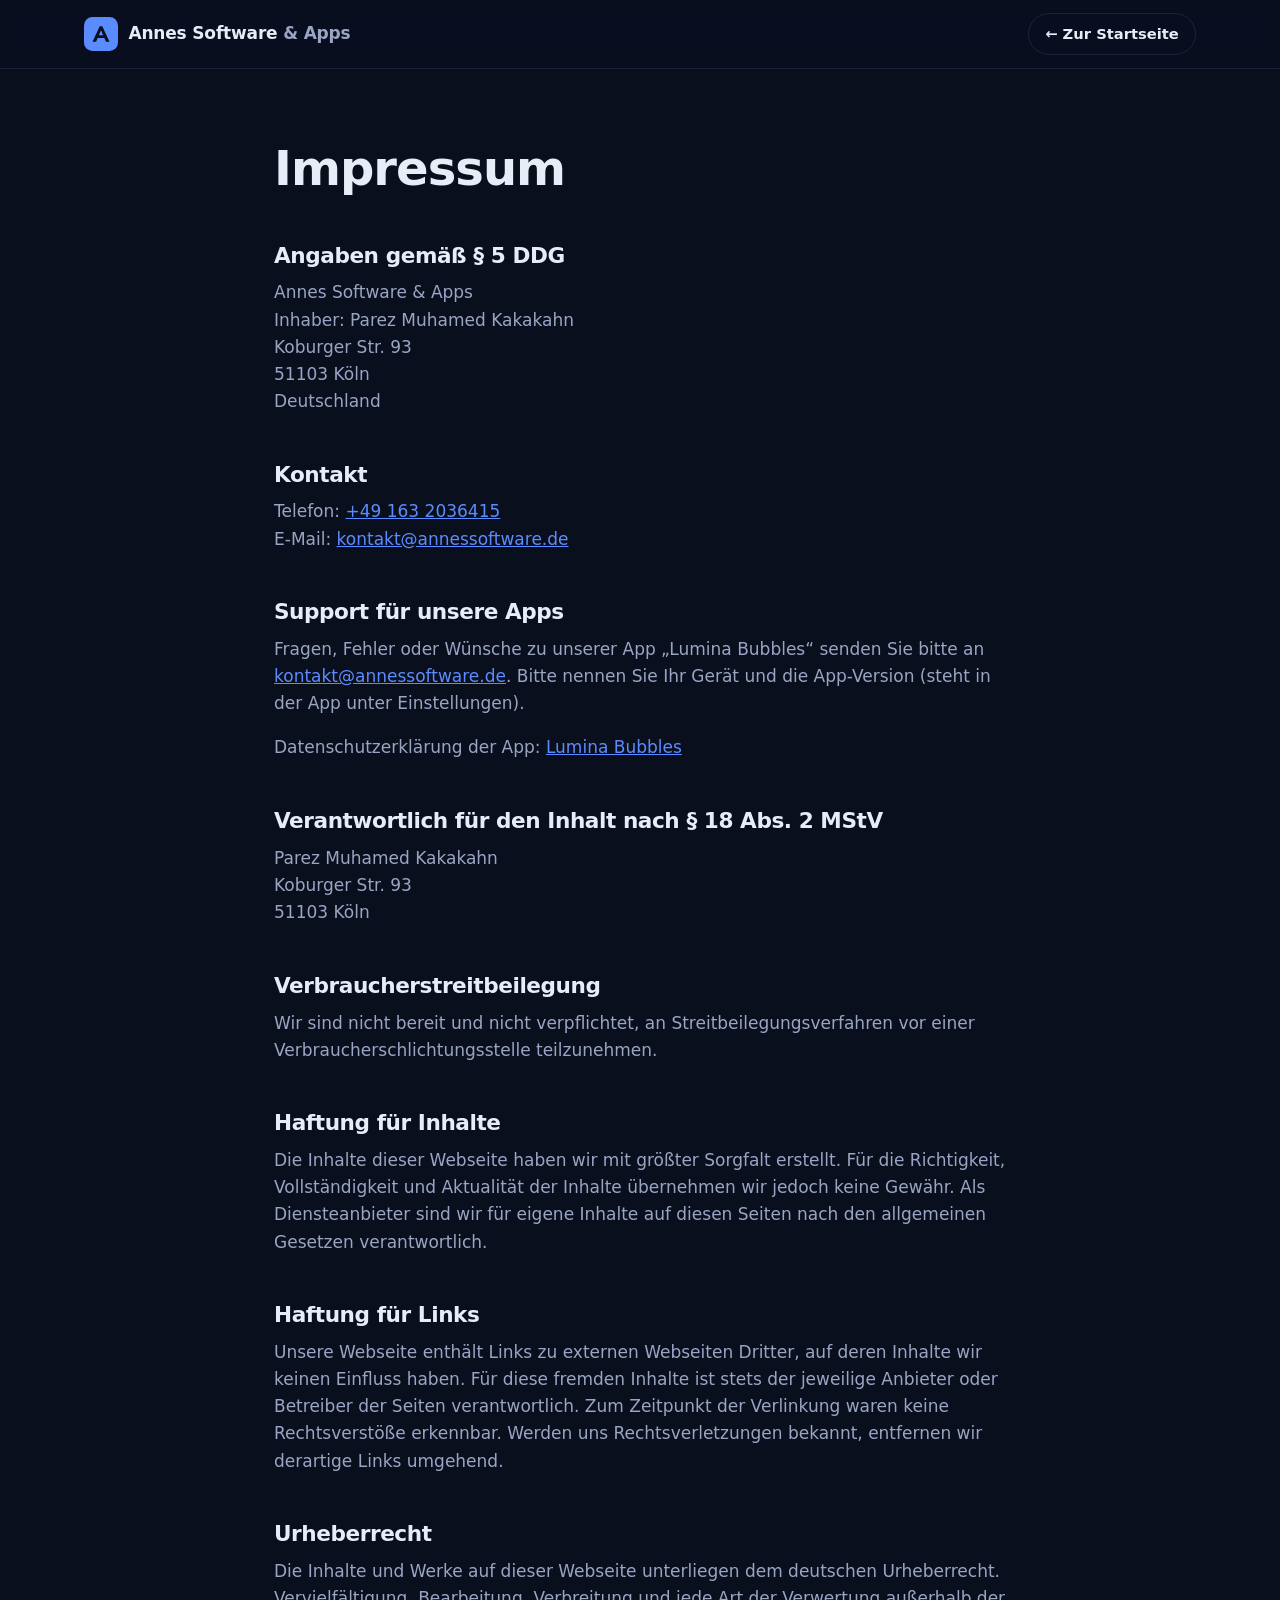
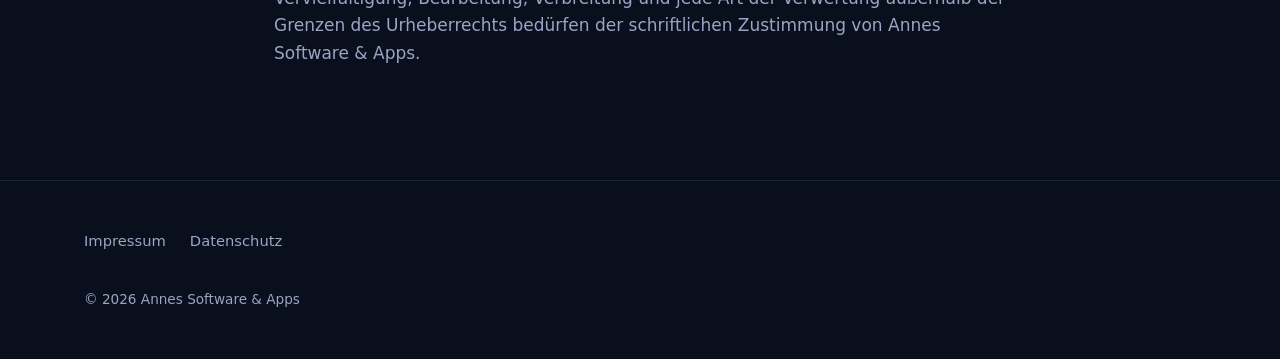
<file: site/impressum.html>
<!doctype html>
<html lang="de">
<head>
  <meta charset="utf-8">
  <meta name="viewport" content="width=device-width, initial-scale=1">
  <title>Impressum – Annes Software & Apps</title>
  <meta name="robots" content="noindex">
  <link rel="icon" href="favicon.svg" type="image/svg+xml">
  <link rel="stylesheet" href="styles.css?v=2">
</head>
<body>
  <header class="header">
    <div class="wrap header__inner">
      <a class="brand" href="index.html">
        <svg class="brand__mark" viewBox="0 0 40 40" aria-hidden="true"><rect width="40" height="40" rx="10" fill="currentColor"/><path d="M10 29 18.5 11h3L30 29h-4.2l-1.8-4.2h-8L14.2 29H10Zm7.5-7.6h5L20 15.6l-2.5 5.8Z" fill="#0a0f1e"/></svg>
        <span class="brand__text">Annes Software <span>&amp; Apps</span></span>
      </a>
      <a class="btn btn--small btn--ghost" href="index.html">← Zur Startseite</a>
    </div>
  </header>

  <main class="legal">
    <div class="wrap">
      <h1>Impressum</h1>

      <h2>Angaben gemäß § 5 DDG</h2>
      <p>
        Annes Software &amp; Apps<br>
        Inhaber: Parez Muhamed Kakakahn<br>
        Koburger Str. 93<br>
        51103 Köln<br>
        Deutschland
      </p>

      <h2>Kontakt</h2>
      <p>
        Telefon: <a href="tel:+491632036415">+49 163 2036415</a><br>
        E-Mail: <a href="mailto:kontakt@annessoftware.de">kontakt@annessoftware.de</a>
      </p>

      <h2 id="support">Support für unsere Apps</h2>
      <p>Fragen, Fehler oder Wünsche zu unserer App „Lumina Bubbles“ senden Sie bitte an <a href="mailto:kontakt@annessoftware.de">kontakt@annessoftware.de</a>. Bitte nennen Sie Ihr Gerät und die App-Version (steht in der App unter Einstellungen).</p>
      <p>Datenschutzerklärung der App: <a href="apps/lumina-bubbles/datenschutz.html">Lumina Bubbles</a></p>

      <h2>Verantwortlich für den Inhalt nach § 18 Abs. 2 MStV</h2>
      <p>
        Parez Muhamed Kakakahn<br>
        Koburger Str. 93<br>
        51103 Köln
      </p>

      <h2>Verbraucherstreitbeilegung</h2>
      <p>Wir sind nicht bereit und nicht verpflichtet, an Streitbeilegungsverfahren vor einer Verbraucherschlichtungsstelle teilzunehmen.</p>

      <h2>Haftung für Inhalte</h2>
      <p>Die Inhalte dieser Webseite haben wir mit größter Sorgfalt erstellt. Für die Richtigkeit, Vollständigkeit und Aktualität der Inhalte übernehmen wir jedoch keine Gewähr. Als Diensteanbieter sind wir für eigene Inhalte auf diesen Seiten nach den allgemeinen Gesetzen verantwortlich.</p>

      <h2>Haftung für Links</h2>
      <p>Unsere Webseite enthält Links zu externen Webseiten Dritter, auf deren Inhalte wir keinen Einfluss haben. Für diese fremden Inhalte ist stets der jeweilige Anbieter oder Betreiber der Seiten verantwortlich. Zum Zeitpunkt der Verlinkung waren keine Rechtsverstöße erkennbar. Werden uns Rechtsverletzungen bekannt, entfernen wir derartige Links umgehend.</p>

      <h2>Urheberrecht</h2>
      <p>Die Inhalte und Werke auf dieser Webseite unterliegen dem deutschen Urheberrecht. Vervielfältigung, Bearbeitung, Verbreitung und jede Art der Verwertung außerhalb der Grenzen des Urheberrechts bedürfen der schriftlichen Zustimmung von Annes Software &amp; Apps.</p>
    </div>
  </main>

  <footer class="footer">
    <div class="wrap footer__inner">
      <nav aria-label="Rechtliches"><a href="impressum.html">Impressum</a><a href="datenschutz.html">Datenschutz</a></nav>
      <p class="footer__copy">© 2026 Annes Software &amp; Apps</p>
    </div>
  </footer>
</body>
</html>
</file>
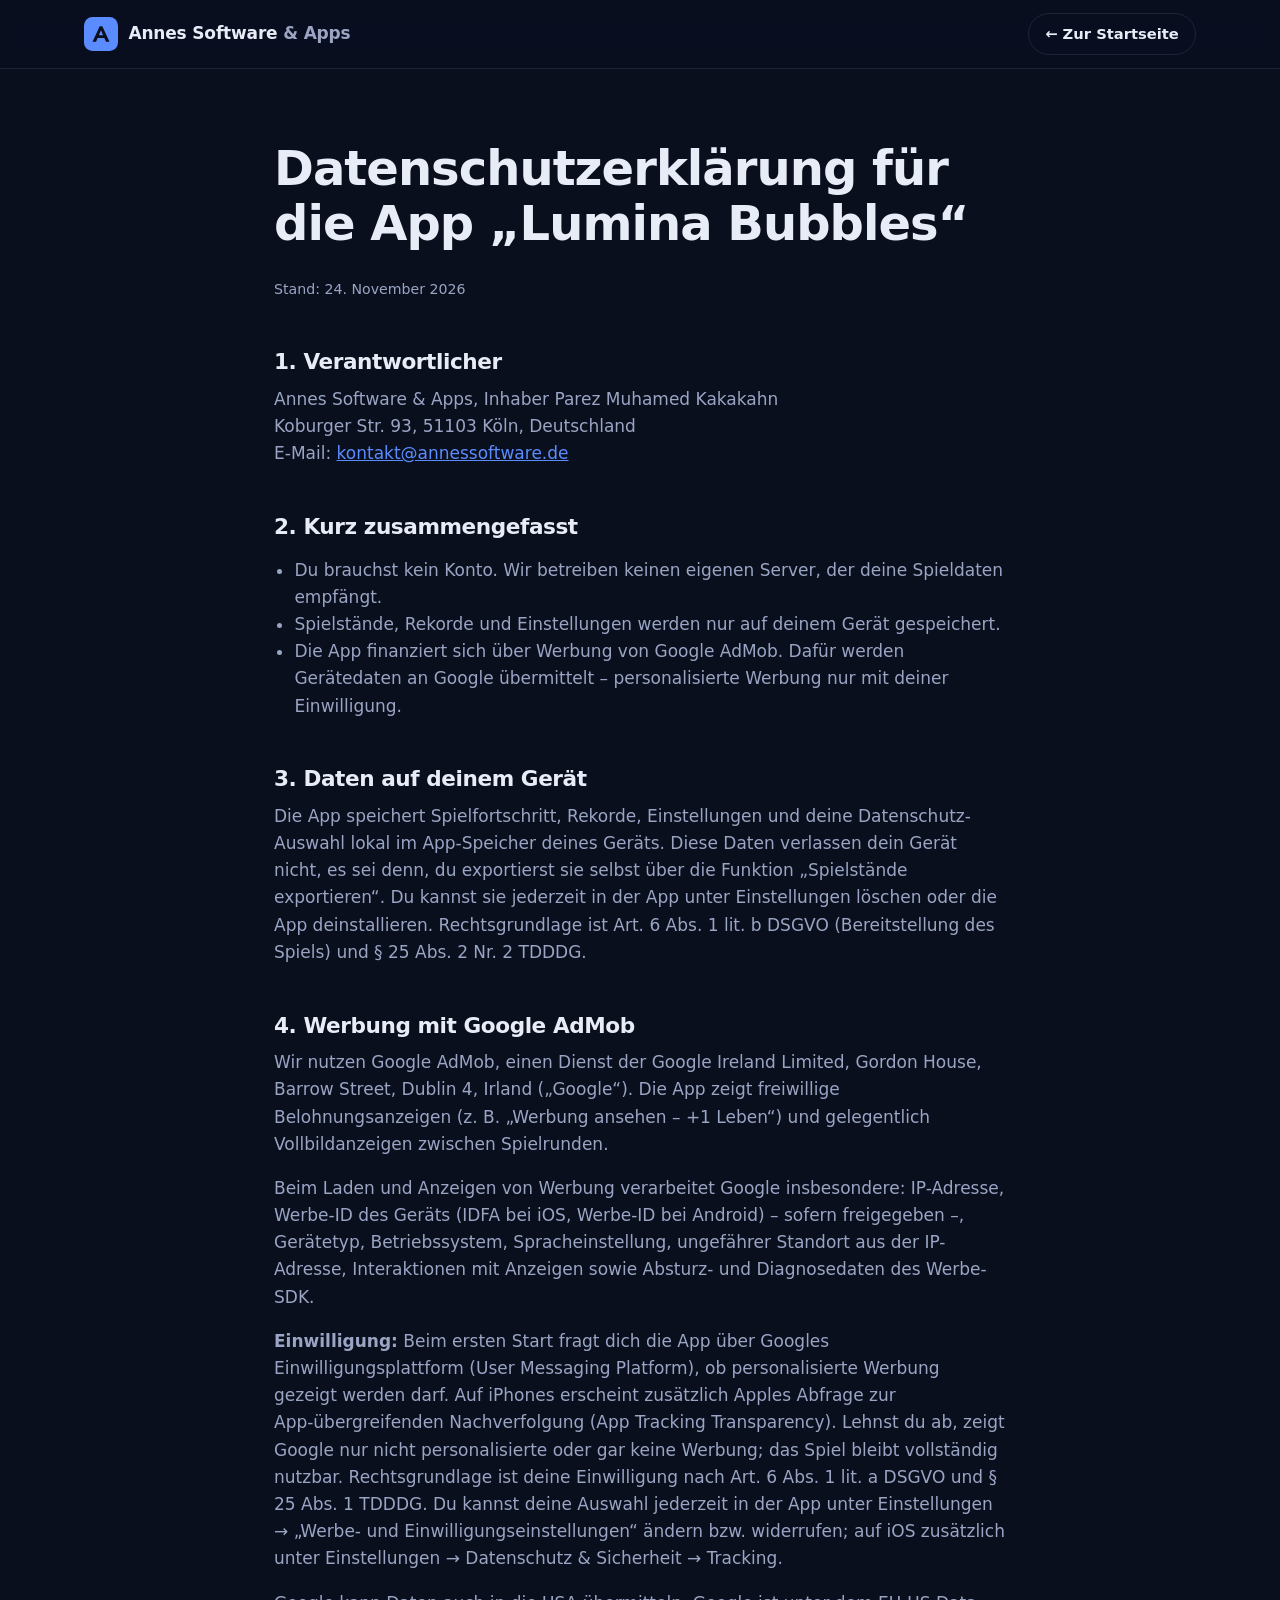
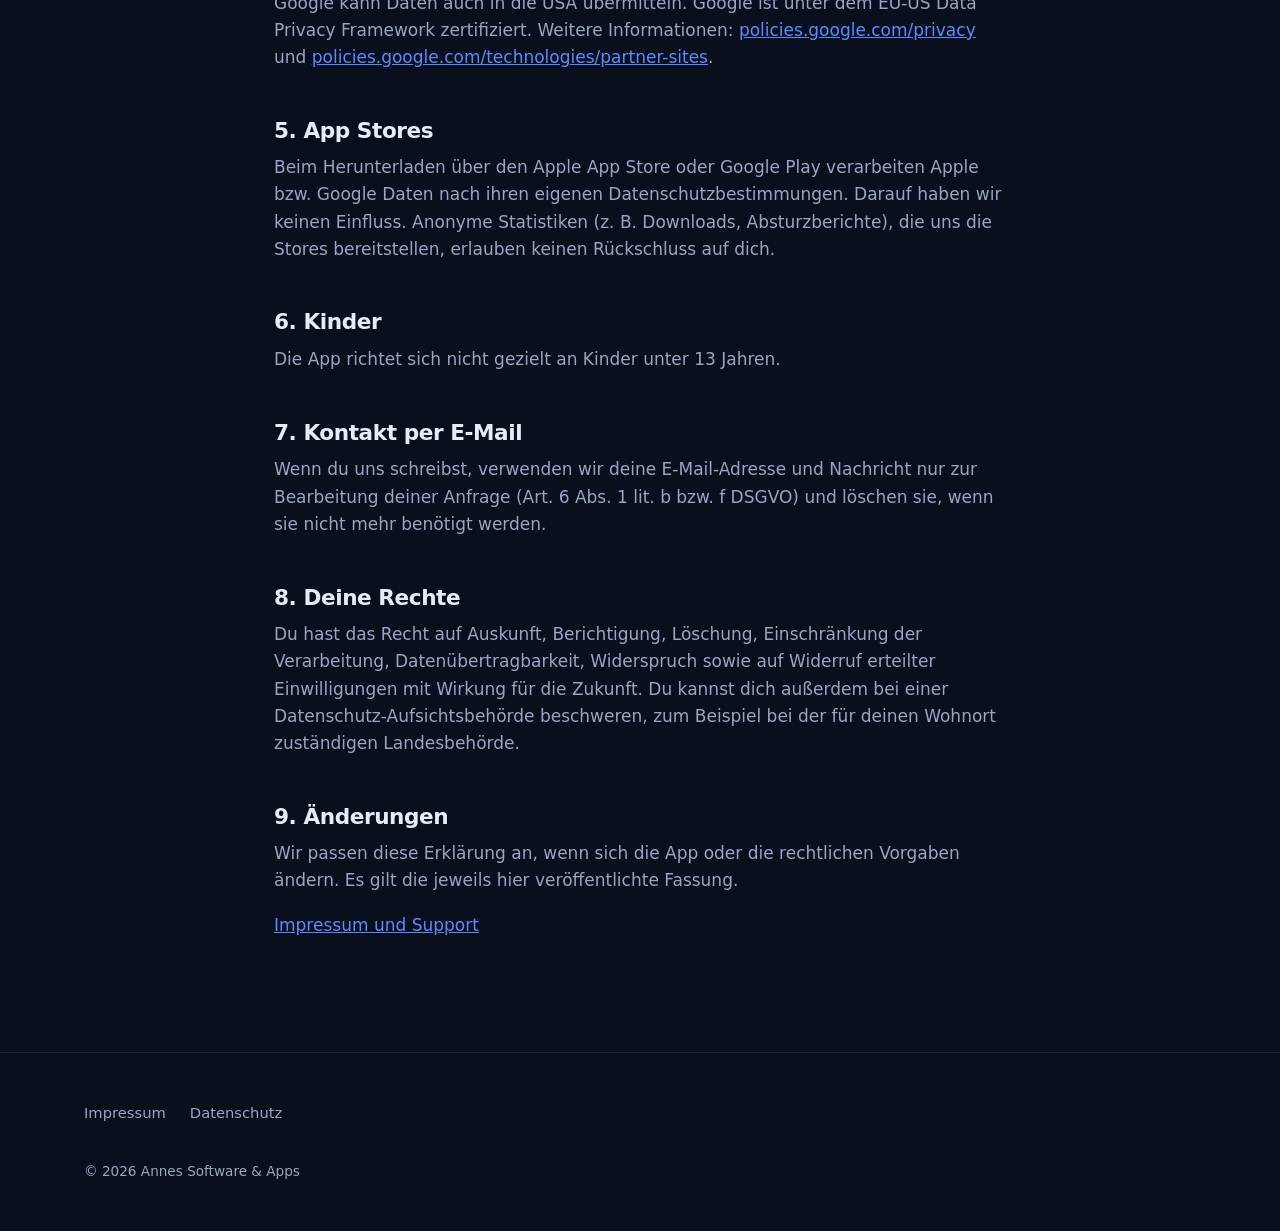
<file: site/apps/lumina-bubbles/datenschutz.html>
<!doctype html>
<html lang="de">
<head>
  <meta charset="utf-8">
  <meta name="viewport" content="width=device-width, initial-scale=1">
  <title>Datenschutz – Lumina Bubbles – Annes Software & Apps</title>
  <meta name="robots" content="noindex">
  <link rel="icon" href="../../favicon.svg" type="image/svg+xml">
  <link rel="stylesheet" href="../../styles.css?v=2">
</head>
<body>
  <header class="header">
    <div class="wrap header__inner">
      <a class="brand" href="../../index.html">
        <svg class="brand__mark" viewBox="0 0 40 40" aria-hidden="true"><rect width="40" height="40" rx="10" fill="currentColor"/><path d="M10 29 18.5 11h3L30 29h-4.2l-1.8-4.2h-8L14.2 29H10Zm7.5-7.6h5L20 15.6l-2.5 5.8Z" fill="#0a0f1e"/></svg>
        <span class="brand__text">Annes Software <span>&amp; Apps</span></span>
      </a>
      <a class="btn btn--small btn--ghost" href="../../index.html">← Zur Startseite</a>
    </div>
  </header>

  <main class="legal">
    <div class="wrap">
      <h1>Datenschutzerklärung für die App „Lumina Bubbles“</h1>
      <p><small>Stand: 24. November 2026</small></p>

      <h2>1. Verantwortlicher</h2>
      <p>Annes Software &amp; Apps, Inhaber Parez Muhamed Kakakahn<br>Koburger Str. 93, 51103 Köln, Deutschland<br>E-Mail: <a href="mailto:kontakt@annessoftware.de">kontakt@annessoftware.de</a></p>

      <h2>2. Kurz zusammengefasst</h2>
      <ul>
      <li>Du brauchst kein Konto. Wir betreiben keinen eigenen Server, der deine Spieldaten empfängt.</li>
      <li>Spielstände, Rekorde und Einstellungen werden nur auf deinem Gerät gespeichert.</li>
      <li>Die App finanziert sich über Werbung von Google AdMob. Dafür werden Gerätedaten an Google übermittelt – personalisierte Werbung nur mit deiner Einwilligung.</li>
      </ul>

      <h2>3. Daten auf deinem Gerät</h2>
      <p>Die App speichert Spielfortschritt, Rekorde, Einstellungen und deine Datenschutz-Auswahl lokal im App-Speicher deines Geräts. Diese Daten verlassen dein Gerät nicht, es sei denn, du exportierst sie selbst über die Funktion „Spielstände exportieren“. Du kannst sie jederzeit in der App unter Einstellungen löschen oder die App deinstallieren. Rechtsgrundlage ist Art. 6 Abs. 1 lit. b DSGVO (Bereitstellung des Spiels) und § 25 Abs. 2 Nr. 2 TDDDG.</p>

      <h2>4. Werbung mit Google AdMob</h2>
      <p>Wir nutzen Google AdMob, einen Dienst der Google Ireland Limited, Gordon House, Barrow Street, Dublin 4, Irland („Google“). Die App zeigt freiwillige Belohnungsanzeigen (z.&nbsp;B. „Werbung ansehen – +1 Leben“) und gelegentlich Vollbildanzeigen zwischen Spielrunden.</p>
      <p>Beim Laden und Anzeigen von Werbung verarbeitet Google insbesondere: IP-Adresse, Werbe-ID des Geräts (IDFA bei iOS, Werbe-ID bei Android) – sofern freigegeben –, Gerätetyp, Betriebssystem, Spracheinstellung, ungefährer Standort aus der IP-Adresse, Interaktionen mit Anzeigen sowie Absturz- und Diagnosedaten des Werbe-SDK.</p>
      <p><strong>Einwilligung:</strong> Beim ersten Start fragt dich die App über Googles Einwilligungsplattform (User Messaging Platform), ob personalisierte Werbung gezeigt werden darf. Auf iPhones erscheint zusätzlich Apples Abfrage zur App-übergreifenden Nachverfolgung (App Tracking Transparency). Lehnst du ab, zeigt Google nur nicht personalisierte oder gar keine Werbung; das Spiel bleibt vollständig nutzbar. Rechtsgrundlage ist deine Einwilligung nach Art. 6 Abs. 1 lit. a DSGVO und § 25 Abs. 1 TDDDG. Du kannst deine Auswahl jederzeit in der App unter Einstellungen → „Werbe- und Einwilligungseinstellungen“ ändern bzw. widerrufen; auf iOS zusätzlich unter Einstellungen → Datenschutz &amp; Sicherheit → Tracking.</p>
      <p>Google kann Daten auch in die USA übermitteln. Google ist unter dem EU-US Data Privacy Framework zertifiziert. Weitere Informationen: <a href="https://policies.google.com/privacy">policies.google.com/privacy</a> und <a href="https://policies.google.com/technologies/partner-sites">policies.google.com/technologies/partner-sites</a>.</p>

      <h2>5. App Stores</h2>
      <p>Beim Herunterladen über den Apple App Store oder Google Play verarbeiten Apple bzw. Google Daten nach ihren eigenen Datenschutzbestimmungen. Darauf haben wir keinen Einfluss. Anonyme Statistiken (z.&nbsp;B. Downloads, Absturzberichte), die uns die Stores bereitstellen, erlauben keinen Rückschluss auf dich.</p>

      <h2>6. Kinder</h2>
      <p>Die App richtet sich nicht gezielt an Kinder unter 13 Jahren.</p>

      <h2>7. Kontakt per E-Mail</h2>
      <p>Wenn du uns schreibst, verwenden wir deine E-Mail-Adresse und Nachricht nur zur Bearbeitung deiner Anfrage (Art. 6 Abs. 1 lit. b bzw. f DSGVO) und löschen sie, wenn sie nicht mehr benötigt werden.</p>

      <h2>8. Deine Rechte</h2>
      <p>Du hast das Recht auf Auskunft, Berichtigung, Löschung, Einschränkung der Verarbeitung, Datenübertragbarkeit, Widerspruch sowie auf Widerruf erteilter Einwilligungen mit Wirkung für die Zukunft. Du kannst dich außerdem bei einer Datenschutz-Aufsichtsbehörde beschweren, zum Beispiel bei der für deinen Wohnort zuständigen Landesbehörde.</p>

      <h2>9. Änderungen</h2>
      <p>Wir passen diese Erklärung an, wenn sich die App oder die rechtlichen Vorgaben ändern. Es gilt die jeweils hier veröffentlichte Fassung.</p>

      <p><a href="../../impressum.html">Impressum und Support</a></p>
    </div>
  </main>

  <footer class="footer">
    <div class="wrap footer__inner">
      <nav aria-label="Rechtliches"><a href="../../impressum.html">Impressum</a><a href="../../datenschutz.html">Datenschutz</a></nav>
      <p class="footer__copy">© 2026 Annes Software &amp; Apps</p>
    </div>
  </footer>
</body>
</html>
</file>
<file: site/styles.css>
/* Annes Software & Apps – Stylesheet
   Keine externen Schriften (DSGVO): System-Schriften. */

:root {
  --bg: #0a0f1e;
  --bg-2: #0f1629;
  --surface: #131b31;
  --surface-2: #19233d;
  --line: rgba(148, 163, 214, 0.14);
  --text: #e8ecf7;
  --muted: #9aa5c4;
  --accent: #5b8cff;
  --accent-2: #39e0c2;
  --ok: #34d399;
  --busy: #fbbf24;
  --radius: 16px;
  --wrap: 1160px;
  --font: ui-sans-serif, system-ui, -apple-system, "Segoe UI", Roboto, "Helvetica Neue", Arial, sans-serif;
  --mono: ui-monospace, "Cascadia Code", "SF Mono", Consolas, monospace;
}

*, *::before, *::after { box-sizing: border-box; }
html { scroll-behavior: smooth; scroll-padding-top: 80px; }
body {
  margin: 0;
  font-family: var(--font);
  font-size: 17px;
  line-height: 1.6;
  color: var(--text);
  background: var(--bg);
  -webkit-font-smoothing: antialiased;
  overflow-x: hidden;
}
img, svg { display: block; max-width: 100%; }
a { color: inherit; }
h1, h2, h3 { line-height: 1.15; letter-spacing: -0.02em; margin: 0 0 .5em; overflow-wrap: break-word; hyphens: auto; }
h1 { font-size: clamp(2.3rem, 5.4vw, 4rem); font-weight: 800; }
h2 { font-size: clamp(1.8rem, 3.6vw, 2.6rem); font-weight: 750; }
h3 { font-size: 1.2rem; font-weight: 700; }
p { margin: 0 0 1em; }

.wrap { width: 100%; max-width: var(--wrap); margin: 0 auto; padding: 0 24px; }
.skip { position: absolute; left: -999px; top: 8px; background: var(--accent); color: #fff; padding: 8px 14px; border-radius: 8px; z-index: 100; }
.skip:focus { left: 8px; }
:focus-visible { outline: 2px solid var(--accent-2); outline-offset: 3px; border-radius: 6px; }

.eyebrow {
  font-family: var(--mono);
  font-size: .8rem;
  letter-spacing: .12em;
  text-transform: uppercase;
  color: var(--accent-2);
  margin-bottom: 1rem;
}
.eyebrow.center { text-align: center; }
.accent {
  background: linear-gradient(90deg, var(--accent), var(--accent-2));
  -webkit-background-clip: text; background-clip: text;
  color: transparent;
}
.lead { font-size: 1.15rem; color: var(--muted); max-width: 36em; }

/* Buttons */
.btn {
  display: inline-flex; align-items: center; justify-content: center; gap: .5em;
  padding: .85em 1.5em;
  border-radius: 999px;
  border: 1px solid transparent;
  background: var(--accent);
  color: #fff;
  font: inherit; font-weight: 650;
  text-decoration: none;
  cursor: pointer;
  transition: transform .15s ease, background .15s ease, border-color .15s ease;
}
.btn:hover { transform: translateY(-1px); background: #7aa2ff; }
.btn--ghost { background: transparent; border-color: var(--line); color: var(--text); }
.btn--ghost:hover { background: var(--surface); border-color: rgba(148,163,214,.3); }
.btn--small { padding: .55em 1.1em; font-size: .92rem; }

/* Header */
.header {
  position: sticky; top: 0; z-index: 50;
  background: rgba(10, 15, 30, .78);
  backdrop-filter: saturate(140%) blur(12px);
  -webkit-backdrop-filter: saturate(140%) blur(12px);
  border-bottom: 1px solid var(--line);
}
.header__inner { display: flex; align-items: center; justify-content: space-between; height: 68px; }
.brand { display: flex; align-items: center; gap: .65rem; text-decoration: none; font-weight: 750; letter-spacing: -.01em; }
.brand__mark { width: 34px; height: 34px; color: var(--accent); flex: none; }
.brand__text span { color: var(--muted); font-weight: 600; }
.nav { display: flex; align-items: center; gap: 1.8rem; }
.nav a:not(.btn) { text-decoration: none; color: var(--muted); font-size: .95rem; transition: color .15s; }
.nav a:not(.btn):hover { color: var(--text); }
.nav-toggle { display: none; background: none; border: 0; width: 44px; height: 44px; cursor: pointer; padding: 12px; }
.nav-toggle span { display: block; height: 2px; background: var(--text); margin: 6px 0; border-radius: 2px; transition: transform .2s; }
.nav-toggle[aria-expanded="true"] span:first-child { transform: translateY(4px) rotate(45deg); }
.nav-toggle[aria-expanded="true"] span:last-child { transform: translateY(-4px) rotate(-45deg); }

/* Hero */
.hero {
  position: relative;
  padding: 96px 0 104px;
  background:
    radial-gradient(800px 420px at 85% 10%, rgba(91,140,255,.18), transparent 60%),
    radial-gradient(600px 380px at 10% 90%, rgba(57,224,194,.10), transparent 60%);
}
.hero::before {
  content: ""; position: absolute; inset: 0; pointer-events: none;
  background-image: linear-gradient(var(--line) 1px, transparent 1px), linear-gradient(90deg, var(--line) 1px, transparent 1px);
  background-size: 56px 56px;
  mask-image: radial-gradient(ellipse 70% 60% at 50% 40%, #000 20%, transparent 75%);
  -webkit-mask-image: radial-gradient(ellipse 70% 60% at 50% 40%, #000 20%, transparent 75%);
  opacity: .5;
}
.hero__grid { position: relative; display: grid; grid-template-columns: 1.1fr .9fr; gap: 56px; align-items: center; }
.hero__cta { display: flex; flex-wrap: wrap; gap: 12px; margin: 2rem 0 2.6rem; }
.hero__facts { list-style: none; padding: 0; margin: 0; display: grid; grid-template-columns: repeat(3, 1fr); gap: 18px; border-top: 1px solid var(--line); padding-top: 1.6rem; }
.hero__facts strong { display: block; font-size: .98rem; }
.hero__facts span { color: var(--muted); font-size: .88rem; }

.hero__visual { position: relative; }
.panel {
  background: linear-gradient(180deg, var(--surface-2), var(--surface));
  border: 1px solid var(--line);
  border-radius: 20px;
  box-shadow: 0 30px 80px -20px rgba(0,0,0,.6), 0 0 0 1px rgba(255,255,255,.02) inset;
  overflow: hidden;
}
.panel__bar { display: flex; align-items: center; gap: 6px; padding: 14px 18px; border-bottom: 1px solid var(--line); font-family: var(--mono); font-size: .78rem; color: var(--muted); }
.panel__bar i { width: 10px; height: 10px; border-radius: 50%; background: #2a3555; }
.panel__bar span { margin-left: 10px; }
.status { list-style: none; margin: 0; padding: 8px 10px; }
.status li {
  display: grid; grid-template-columns: 14px 1fr auto; grid-template-rows: auto auto; column-gap: 12px;
  padding: 12px 10px; border-radius: 12px;
}
.status li + li { border-top: 1px solid var(--line); }
.status b { font-family: var(--mono); font-size: .92rem; font-weight: 600; }
.status em { grid-column: 2; font-style: normal; color: var(--muted); font-size: .82rem; }
.status small { grid-column: 3; grid-row: 1 / span 2; align-self: center; font-family: var(--mono); font-size: .78rem; color: var(--ok); background: rgba(52,211,153,.1); padding: 4px 10px; border-radius: 999px; }
.status li:last-child small { color: var(--busy); background: rgba(251,191,36,.1); }
.dot { grid-row: 1 / span 2; align-self: center; width: 10px; height: 10px; border-radius: 50%; }
.dot--ok { background: var(--ok); box-shadow: 0 0 0 4px rgba(52,211,153,.15); }
.dot--busy { background: var(--busy); box-shadow: 0 0 0 4px rgba(251,191,36,.15); animation: pulse 1.6s ease-in-out infinite; }
@keyframes pulse { 50% { opacity: .4; } }
.panel__foot { display: grid; grid-template-columns: repeat(3, 1fr); border-top: 1px solid var(--line); }
.panel__foot div { padding: 14px 18px; }
.panel__foot div + div { border-left: 1px solid var(--line); }
.panel__foot span { display: block; font-size: .75rem; color: var(--muted); }
.panel__foot b { font-family: var(--mono); font-size: 1rem; }
.chip {
  position: absolute; font-family: var(--mono); font-size: .78rem;
  background: var(--bg-2); border: 1px solid var(--line); border-radius: 999px; padding: 8px 14px;
  box-shadow: 0 12px 30px -10px rgba(0,0,0,.6);
  white-space: nowrap;
}
.chip--a { top: -18px; right: 24px; color: var(--accent-2); }
.chip--b { bottom: -18px; left: -16px; color: var(--text); }

/* Sections */
.section { padding: 104px 0; }
.section--alt { background: var(--bg-2); border-top: 1px solid var(--line); border-bottom: 1px solid var(--line); }
.section--tight { padding: 64px 0; }
.section__head { max-width: 640px; margin-bottom: 3rem; }
.section__head p:last-child { color: var(--muted); }

.cards { display: grid; grid-template-columns: repeat(3, 1fr); gap: 20px; }
.card {
  background: var(--surface); border: 1px solid var(--line); border-radius: var(--radius);
  padding: 28px; transition: border-color .2s, transform .2s;
}
.card:hover { border-color: rgba(91,140,255,.45); transform: translateY(-2px); }
.card p { color: var(--muted); margin: 0; font-size: .97rem; }
.card__icon { width: 44px; height: 44px; border-radius: 12px; display: grid; place-items: center; background: rgba(91,140,255,.12); margin-bottom: 18px; }
.card__icon svg { width: 22px; height: 22px; fill: none; stroke: var(--accent); stroke-width: 1.8; stroke-linecap: round; stroke-linejoin: round; }

/* Projects */
.projects { display: grid; gap: 24px; }
.project {
  display: grid; grid-template-columns: 340px 1fr; gap: 0;
  background: var(--surface); border: 1px solid var(--line); border-radius: 20px; overflow: hidden;
}
.project__body { padding: 32px 36px; }
.project__body p { color: var(--muted); }
.tag { font-family: var(--mono); font-size: .78rem; color: var(--accent-2) !important; text-transform: uppercase; letter-spacing: .08em; margin-bottom: .5rem; }
.pills { list-style: none; padding: 0; margin: 1.2rem 0 0; display: flex; flex-wrap: wrap; gap: 8px; }
.pills li { font-size: .82rem; padding: 5px 12px; border-radius: 999px; border: 1px solid var(--line); color: var(--text); }
.link { display: inline-block; margin-top: 1.2rem; color: var(--accent); text-decoration: none; font-weight: 600; }
.link:hover { text-decoration: underline; }

.project__art { position: relative; min-height: 240px; display: grid; place-items: center; overflow: hidden; }
.project__art--eleade { background: radial-gradient(circle at 30% 30%, #1f7a4d, #0d3322 70%); }
.project__art--avo { background: radial-gradient(circle at 70% 30%, #6d8f2e, #22300f 70%); }
.project__art--ht { background: radial-gradient(circle at 50% 30%, #2b4aa8, #0f1a3d 70%); }
.phone { width: 108px; height: 196px; border-radius: 22px; background: #0b0f1a; padding: 8px; box-shadow: 0 20px 40px rgba(0,0,0,.45); transform: rotate(-6deg); }
.phone__screen { height: 100%; border-radius: 16px; background: linear-gradient(180deg, #e9f8ef, #c9efd9); padding: 14px 10px; display: grid; gap: 8px; align-content: start; }
.phone__screen span { height: 34px; border-radius: 8px; background: rgba(31,122,77,.25); }
.phone__screen span:first-child { height: 60px; background: rgba(31,122,77,.55); }
.browser { width: 230px; border-radius: 12px; overflow: hidden; background: #fbfaf5; box-shadow: 0 20px 40px rgba(0,0,0,.45); transform: rotate(3deg); }
.browser__bar { display: flex; gap: 5px; padding: 8px 10px; background: #e7e4d8; }
.browser__bar i { width: 7px; height: 7px; border-radius: 50%; background: #b7b29e; }
.browser__body { padding: 14px; display: grid; grid-template-columns: 1fr 1fr; gap: 8px; }
.browser__body span { height: 40px; border-radius: 6px; background: #dfe8c8; }
.browser__body span:first-child { grid-column: span 2; height: 56px; background: #6d8f2e; }
.stack { display: grid; gap: 10px; }
.stack span {
  font-family: var(--mono); font-size: .85rem; width: 180px; padding: 12px 16px; border-radius: 10px;
  background: rgba(10,15,30,.7); border: 1px solid rgba(255,255,255,.12); color: #cfe0ff;
}
.stack span::before { content: "● "; color: var(--ok); }
.stack span:nth-child(2) { margin-left: 24px; }
.stack span:nth-child(3) { margin-left: 48px; }

/* Split / checks */
.split { display: grid; grid-template-columns: 1fr 1fr; gap: 64px; align-items: start; }
.split p { color: var(--muted); }
.split p a { color: var(--accent); }
.checks { list-style: none; padding: 0; margin: 0; display: grid; grid-template-columns: 1fr 1fr; gap: 14px; }
.checks li { background: var(--surface); border: 1px solid var(--line); border-radius: 14px; padding: 18px 18px 18px 48px; position: relative; }
.checks li::before {
  content: ""; position: absolute; left: 18px; top: 21px; width: 18px; height: 18px; border-radius: 50%;
  background: rgba(57,224,194,.15) url("data:image/svg+xml,%3Csvg xmlns='http://www.w3.org/2000/svg' viewBox='0 0 24 24' fill='none' stroke='%2339e0c2' stroke-width='3' stroke-linecap='round' stroke-linejoin='round'%3E%3Cpath d='M5 12l5 5L20 7'/%3E%3C/svg%3E") center / 11px no-repeat;
}
.checks b { display: block; font-size: .98rem; }
.checks span { color: var(--muted); font-size: .88rem; }

/* Steps */
.steps { list-style: none; padding: 0; margin: 0; display: grid; grid-template-columns: repeat(4, 1fr); gap: 20px; counter-reset: s; }
.steps li { position: relative; padding: 28px 24px; border-radius: var(--radius); background: var(--surface); border: 1px solid var(--line); }
.steps p { color: var(--muted); font-size: .95rem; margin: 0; }
.steps__n { display: block; font-family: var(--mono); font-size: 2rem; font-weight: 700; color: transparent; -webkit-text-stroke: 1px var(--accent); margin-bottom: .6rem; }

/* Tech */
.tech { list-style: none; padding: 0; margin: 0; display: flex; flex-wrap: wrap; justify-content: center; gap: 12px; }
.tech li { font-family: var(--mono); font-size: .9rem; padding: 10px 18px; border-radius: 10px; background: var(--surface); border: 1px solid var(--line); color: var(--muted); }

/* Contact */
.contact { background: radial-gradient(700px 400px at 0% 100%, rgba(91,140,255,.14), transparent 60%); }
.contact__mail a { font-size: 1.3rem; font-weight: 700; color: var(--text); text-decoration-color: var(--accent); text-underline-offset: 6px; }
.form { display: grid; gap: 16px; background: var(--surface); border: 1px solid var(--line); border-radius: 20px; padding: 28px; }
.form label { display: grid; gap: 6px; font-size: .9rem; font-weight: 600; }
.form small { color: var(--muted); font-weight: 400; }
.form input, .form select, .form textarea {
  font: inherit; font-weight: 400; color: var(--text);
  background: var(--bg); border: 1px solid var(--line); border-radius: 10px; padding: 12px 14px;
  width: 100%;
}
.form textarea { resize: vertical; }
.form input:focus, .form select:focus, .form textarea:focus { outline: none; border-color: var(--accent); box-shadow: 0 0 0 3px rgba(91,140,255,.2); }
.form [aria-invalid="true"] { border-color: #f87171; }
.form__note { margin: 0; font-size: .8rem; color: var(--muted); }

/* Footer */
.footer { border-top: 1px solid var(--line); padding: 48px 0; font-size: .92rem; }
.footer__inner { display: grid; grid-template-columns: 1fr auto; gap: 24px 48px; align-items: start; }
.footer p { color: var(--muted); margin: .8rem 0 0; }
.footer nav { display: flex; gap: 24px; }
.footer nav a { color: var(--muted); text-decoration: none; }
.footer nav a:hover { color: var(--text); }
.footer__copy { grid-column: 1 / -1; font-size: .85rem; }

/* Legal pages */
.legal { padding: 72px 0 96px; }
.legal .wrap { max-width: 780px; }
.legal h1 { font-size: clamp(1.8rem, 7vw, 3rem); }
.legal h2 { font-size: 1.35rem; margin-top: 2.2em; }
.legal ul { padding-left: 1.2em; }
.legal p, .legal li { color: var(--muted); }
.legal a { color: var(--accent); }
.legal .todo { background: rgba(251,191,36,.12); color: var(--busy); padding: 0 .3em; border-radius: 4px; }
.notice { border: 1px solid rgba(251,191,36,.35); background: rgba(251,191,36,.08); border-radius: 12px; padding: 14px 18px; color: var(--text) !important; }

/* Reveal */
.reveal { opacity: 0; transform: translateY(16px); transition: opacity .6s ease, transform .6s ease; }
.reveal.is-in { opacity: 1; transform: none; }

/* Responsive */
@media (max-width: 980px) {
  .hero__grid, .split { grid-template-columns: 1fr; gap: 56px; }
  .hero__visual { max-width: 520px; }
  .cards { grid-template-columns: repeat(2, 1fr); }
  .steps { grid-template-columns: repeat(2, 1fr); }
  .project { grid-template-columns: 1fr; }
  .project__art { min-height: 200px; }
}
@media (max-width: 760px) {
  body { font-size: 16px; }
  .wrap { padding: 0 16px; }
  .nav-toggle { display: block; }
  .nav {
    position: absolute; top: 68px; left: 0; right: 0;
    flex-direction: column; align-items: stretch; gap: 0;
    background: var(--bg); border-bottom: 1px solid var(--line);
    padding: 8px 16px 20px;
    display: none;
  }
  .nav.is-open { display: flex; }
  .nav a:not(.btn) { padding: 14px 4px; border-bottom: 1px solid var(--line); font-size: 1rem; }
  .nav .btn { margin-top: 14px; }
  .hero { padding: 56px 0 72px; }
  .hero__facts { grid-template-columns: 1fr; gap: 12px; }
  .chip--b { left: 8px; }
  .section { padding: 72px 0; }
  .cards, .steps, .checks { grid-template-columns: 1fr; }
  .project__body { padding: 24px; }
  .footer__inner { grid-template-columns: 1fr; }
  .footer nav { flex-wrap: wrap; }
}
@media (prefers-reduced-motion: reduce) {
  html { scroll-behavior: auto; }
  *, *::before, *::after { animation: none !important; transition: none !important; }
  .reveal { opacity: 1; transform: none; }
}
</file>
